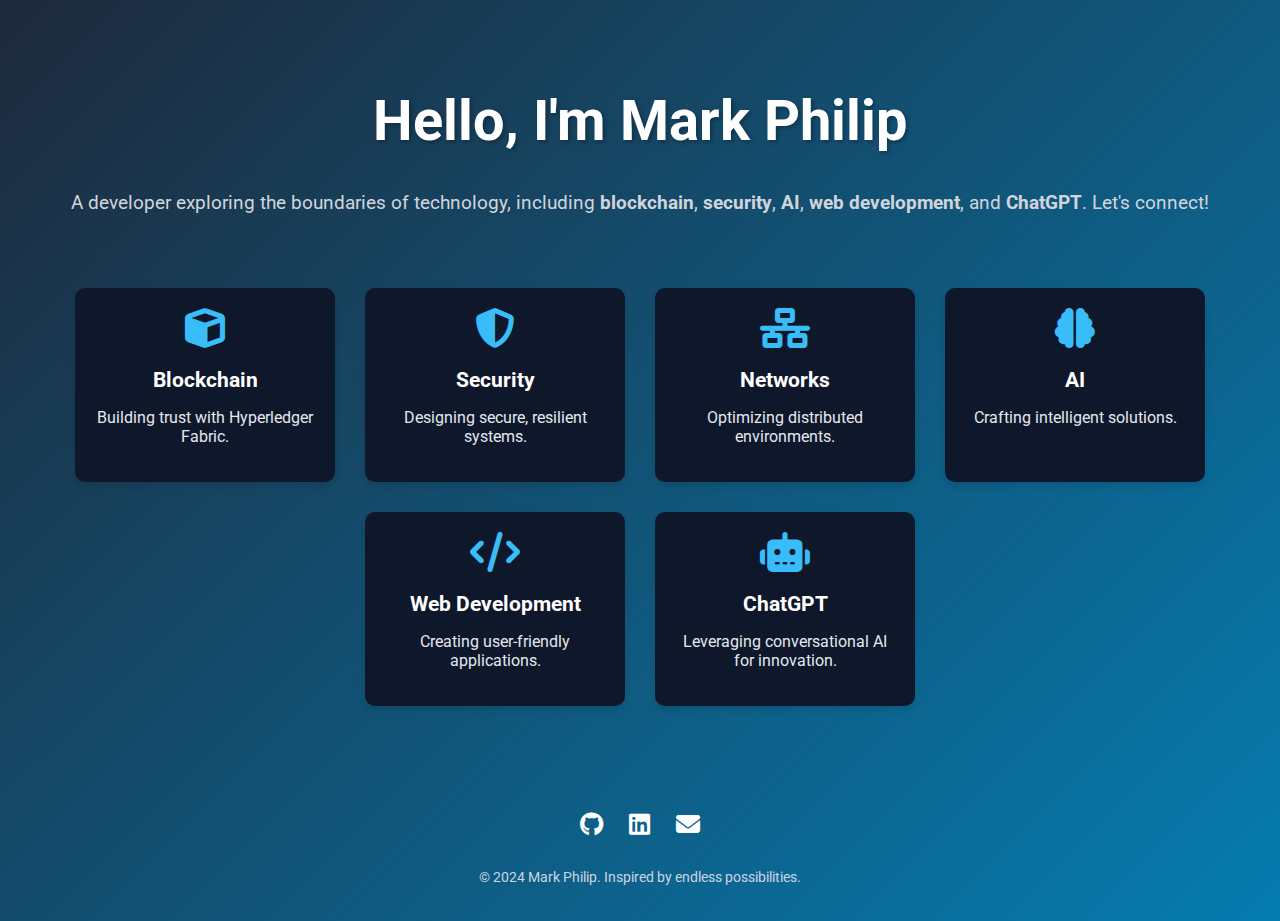
<file: index.html>
<!DOCTYPE html>
<html lang="en">
<head>
    <meta charset="UTF-8">
    <meta name="viewport" content="width=device-width, initial-scale=1.0">
    <title>Mark Philip | Software Developer</title>
    <link href="https://fonts.googleapis.com/css2?family=Roboto:wght@400;500;700&display=swap" rel="stylesheet">
    <link rel="stylesheet" href="https://cdnjs.cloudflare.com/ajax/libs/font-awesome/6.5.1/css/all.min.css">
    <style>
        body {
            margin: 0;
            font-family: 'Roboto', sans-serif;
            background: linear-gradient(135deg, #1e293b, #057cb0);
            color: #e2e8f0;
            display: flex;
            flex-direction: column;
            align-items: center;
            text-align: center;
            padding: 0 20px;
        }
        a{
            text-decoration: none;
        }
        header {
            margin-top: 50px;
        }
        header h1 {
            font-size: 3.5rem;
            color: #ffffff;
            text-shadow: 2px 2px 4px rgba(0, 0, 0, 0.3);
        }
        header p {
            font-size: 1.2rem;
            color: #d1d5db;
            margin-top: 10px;
        }
        .tech-section {
            display: flex;
            flex-wrap: wrap;
            justify-content: center;
            margin: 40px 0;
        }
        .tech-card {
            background: #0f172a;
            border-radius: 10px;
            padding: 20px;
            margin: 15px;
            width: 220px;
            text-align: center;
            box-shadow: 0 4px 6px rgba(0, 0, 0, 0.1);
            transition: transform 0.3s, box-shadow 0.3s;
        }
        .tech-card:hover {
            transform: translateY(-5px);
            box-shadow: 0 8px 15px rgba(0, 0, 0, 0.2);
        }
        .tech-card i {
            font-size: 2.5rem;
            color: #38bdf8;
            margin-bottom: 10px;
        }
        .tech-card h3 {
            font-size: 1.3rem;
            margin: 10px 0;
            color: #ffffff;
        }
        .contact-links {
            margin: 30px 0;
        }
        .contact-links a {
            margin: 0 10px;
            font-size: 1.5rem;
            color: #ffffff;
            transition: transform 0.3s, color 0.3s;
        }
        .contact-links a:hover {
            transform: scale(1.2);
            color: #cbd5e1;
        }
        footer {
            margin: 20px 0;
            color: #cbd5e1;
            font-size: 0.9rem;
        }
    </style>
</head>
<body>
    <header>
        <h1>Hello, I'm Mark Philip</h1>
        <p>
            A developer exploring the boundaries of technology, including <strong>blockchain</strong>, <strong>security</strong>, 
            <strong>AI</strong>, <strong>web development</strong>, and <strong>ChatGPT</strong>. Let's connect!
        </p>
    </header>

    <section class="tech-section">
        <div class="tech-card">
            <i class="fas fa-cube"></i>
            <h3>Blockchain</h3>
            <p>Building trust with Hyperledger Fabric.</p>
        </div>
        <div class="tech-card">
            <i class="fas fa-shield-alt"></i>
            <h3>Security</h3>
            <p>Designing secure, resilient systems.</p>
        </div>
        <div class="tech-card">
            <i class="fas fa-network-wired"></i>
            <h3>Networks</h3>
            <p>Optimizing distributed environments.</p>
        </div>
        <div class="tech-card">
            <i class="fas fa-brain"></i>
            <h3>AI</h3>
            <p>Crafting intelligent solutions.</p>
        </div>
        <div class="tech-card">
            <i class="fas fa-code"></i>
            <h3>Web Development</h3>
            <p>Creating user-friendly applications.</p>
        </div>
        <div class="tech-card">
            <i class="fas fa-robot"></i>
            <h3>ChatGPT</h3>
            <p>Leveraging conversational AI for innovation.</p>
        </div>
    </section>

    <footer>
        
        <div class="contact-links">
            <a href="https://github.com/dev-markphilip" target="_blank" title="GitHub">
                <i class="fab fa-github"></i>
            </a>
            <a href="https://www.linkedin.com/in/markphilipsy/" target="_blank" title="LinkedIn">
                <i class="fab fa-linkedin"></i>
            </a>
            <a href="mailto:dev.markphilip@gmail.com" title="Email">
                <i class="fas fa-envelope"></i>
            </a>
        </div>
        <p>&copy; 2024 Mark Philip. Inspired by endless possibilities.</p>
    </footer>
</body>
</html>
</file>
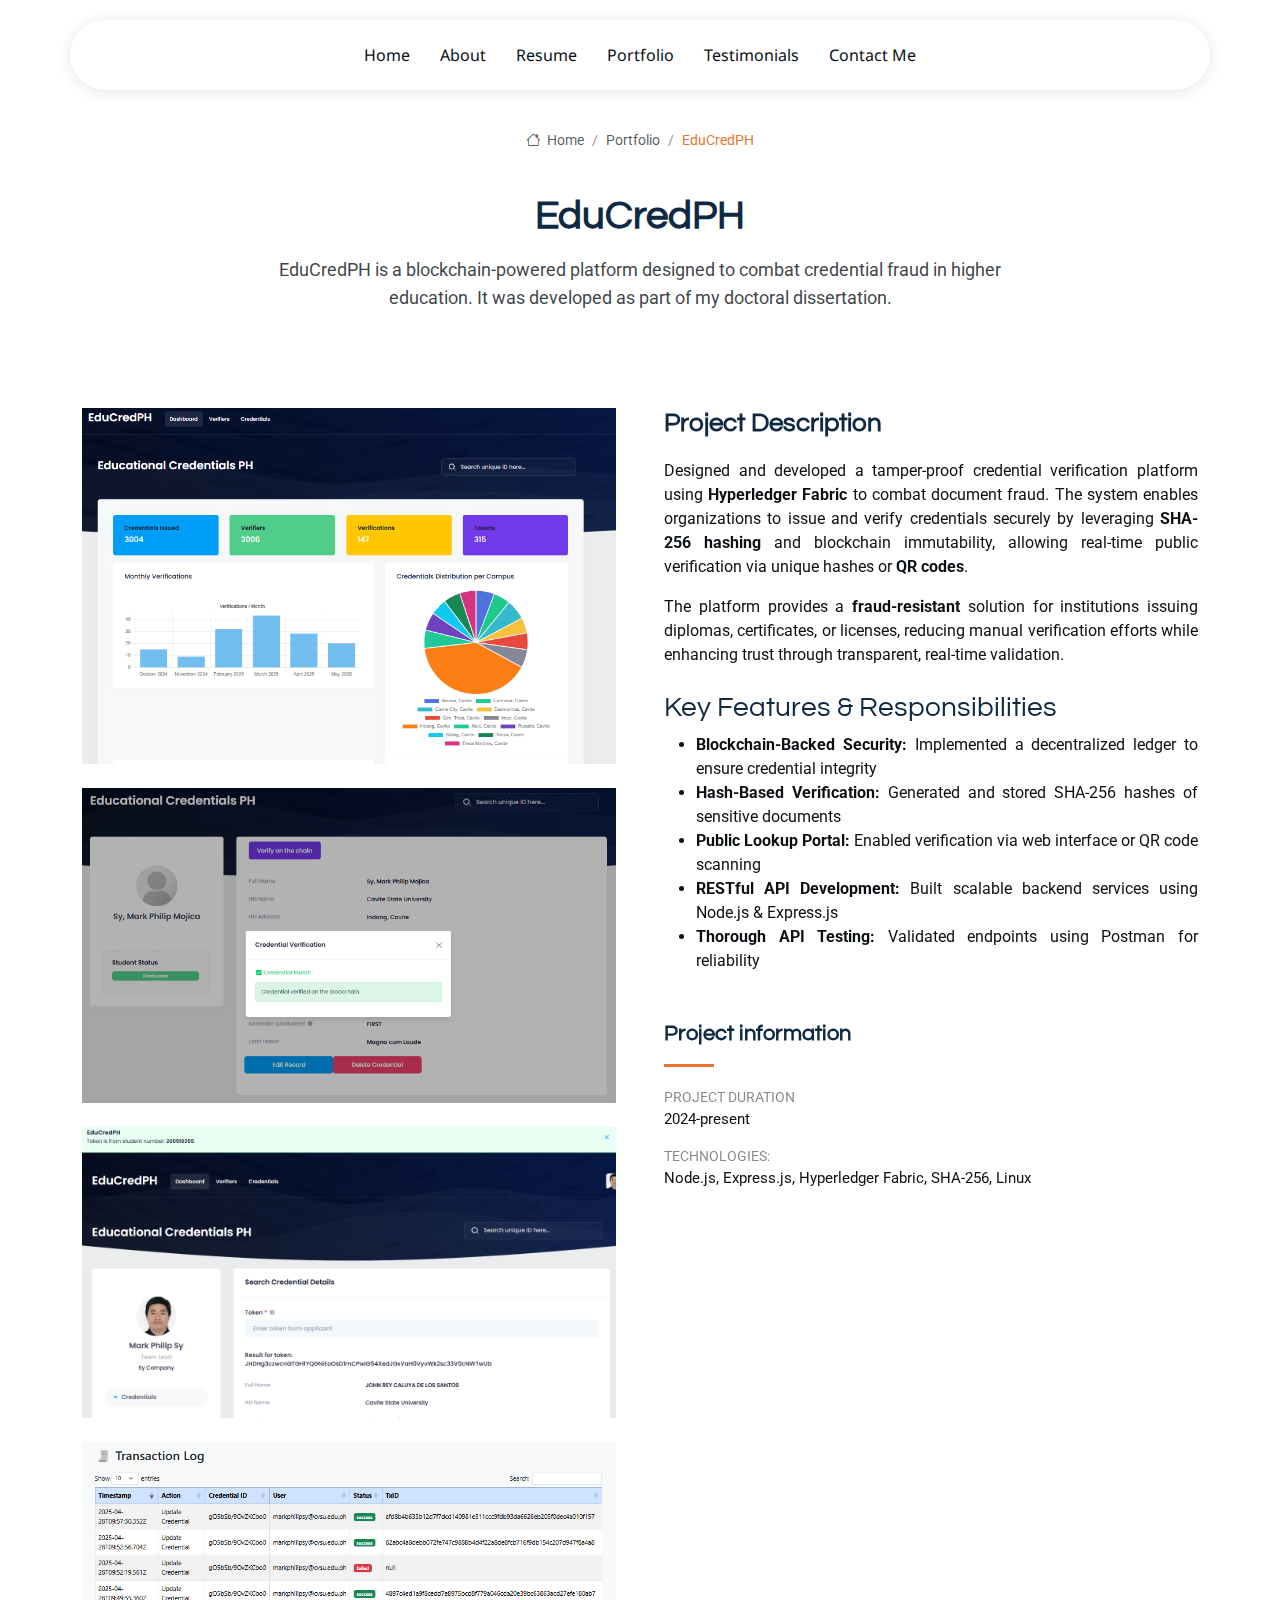
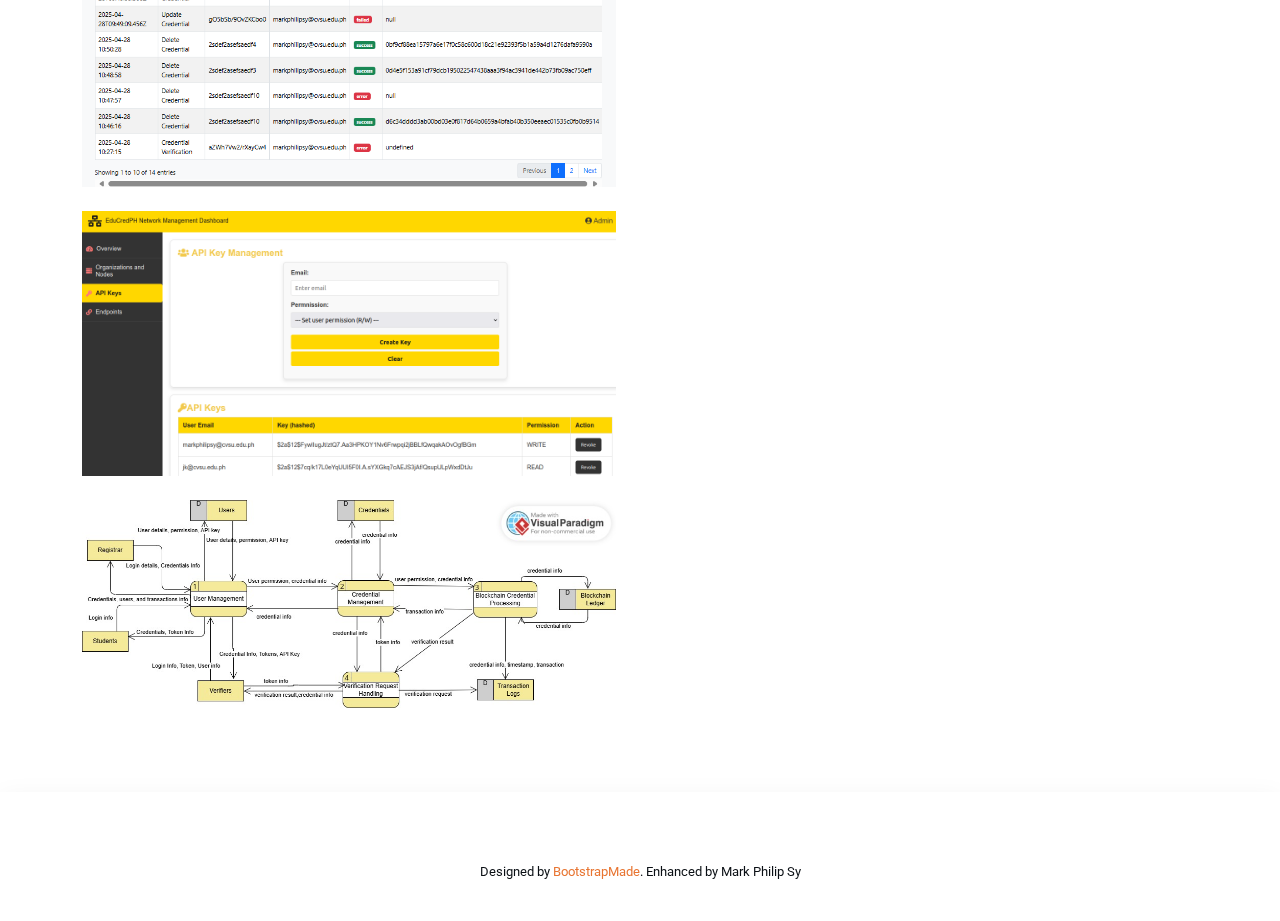
<file: educredph.html>
<!DOCTYPE html>
<html lang="en">

<head>
  <meta charset="utf-8">
  <meta content="width=device-width, initial-scale=1.0" name="viewport">
  <title>Portfolio Details - EasyFolio Bootstrap Template</title>
  <meta name="description" content="">
  <meta name="keywords" content="">

  <!-- Favicons -->
  <link href="assets/img/favicon.png" rel="icon">
  <link href="assets/img/apple-touch-icon.png" rel="apple-touch-icon">

  <!-- Fonts -->
  <link href="https://fonts.googleapis.com" rel="preconnect">
  <link href="https://fonts.gstatic.com" rel="preconnect" crossorigin>
  <link href="https://fonts.googleapis.com/css2?family=Roboto:ital,wght@0,100;0,300;0,400;0,500;0,700;0,900;1,100;1,300;1,400;1,500;1,700;1,900&family=Noto+Sans:ital,wght@0,100;0,200;0,300;0,400;0,500;0,600;0,700;0,800;0,900;1,100;1,200;1,300;1,400;1,500;1,600;1,700;1,800;1,900&family=Questrial:wght@400&display=swap" rel="stylesheet">

  <!-- Vendor CSS Files -->
  <link href="assets/vendor/bootstrap/css/bootstrap.min.css" rel="stylesheet">
  <link href="assets/vendor/bootstrap-icons/bootstrap-icons.css" rel="stylesheet">
  <link href="assets/vendor/aos/aos.css" rel="stylesheet">
  <link href="assets/vendor/glightbox/css/glightbox.min.css" rel="stylesheet">
  <link href="assets/vendor/swiper/swiper-bundle.min.css" rel="stylesheet">

  <!-- Main CSS File -->
  <link href="assets/css/main.css" rel="stylesheet">

  <!-- =======================================================
  * Template Name: EasyFolio
  * Template URL: https://bootstrapmade.com/easyfolio-bootstrap-portfolio-template/
  * Updated: Feb 21 2025 with Bootstrap v5.3.3
  * Author: BootstrapMade.com
  * License: https://bootstrapmade.com/license/
  ======================================================== -->
</head>

<body class="portfolio-details-page">

  <header id="header" class="header d-flex align-items-center sticky-top">
    <div class="header-container container-fluid container-xl position-relative d-flex align-items-center justify-content-between">

      <a href="index.html" class="logo d-flex align-items-center me-auto me-xl-0">
        <!-- Uncomment the line below if you also wish to use an image logo -->
        <!-- <img src="assets/img/logo.webp" alt=""> -->
        <!-- <h1 class="sitename">EasyFolio</h1> -->
      </a>

      <nav id="navmenu" class="navmenu">
        <ul>
          <li><a href="index.html">Home</a></li>
          <li><a href="index.html#about">About</a></li>
          <li><a href="index.html#resume">Resume</a></li>
          <li><a href="index.html#portfolio">Portfolio</a></li>
          <li><a href="index.html#testimonials">Testimonials</a></li>
          <li><a href="index.html#contactme">Contact Me</a></li>          
        </ul>
        <i class="mobile-nav-toggle d-xl-none bi bi-list"></i>
      </nav>

      <div class="header-social-links">
        <!-- <a href="#" class="twitter"><i class="bi bi-twitter-x"></i></a>
        <a href="#" class="facebook"><i class="bi bi-facebook"></i></a>
        <a href="#" class="instagram"><i class="bi bi-instagram"></i></a>
        <a href="#" class="linkedin"><i class="bi bi-linkedin"></i></a> -->
      </div>

    </div>
  </header>

  <main class="main">

    <!-- Page Title -->
    <div class="page-title">
      <div class="breadcrumbs">
        <nav aria-label="breadcrumb">
          <ol class="breadcrumb">
            <li class="breadcrumb-item"><a href="index.html"><i class="bi bi-house"></i> Home</a></li>
            <li class="breadcrumb-item"><a href="index.html#portfolio">Portfolio</a></li>
            <li class="breadcrumb-item active current">EduCredPH</li>
          </ol>
        </nav>
      </div>

      <div class="title-wrapper">
        <h1>EduCredPH</h1>
        <p>EduCredPH is a blockchain-powered platform designed to combat credential fraud in higher education. It was developed as part of my doctoral dissertation.</p>
      </div>
    </div><!-- End Page Title -->

    <!-- Portfolio Details Section -->
    <section id="portfolio-details" class="portfolio-details section">

      <div class="container" data-aos="fade-up">

        <div class="row gy-4 g-lg-5">
          <div class="col-lg-6">
            <img src="assets/img/portfolio/educredph-3.png" class="img-fluid mb-4" alt="">
            <img src="assets/img/portfolio/educredph-1.png" class="img-fluid mb-4" alt="">
            <img src="assets/img/portfolio/educredph-2.png" class="img-fluid mb-4" alt="">
            <img src="assets/img/portfolio/educredph-4.png" class="img-fluid mb-4" alt="">
            <img src="assets/img/portfolio/apikey management.png" class="img-fluid mb-4" alt="">
            <img src="assets/img/portfolio/dfd.jpg" class="img-fluid mb-4" alt="">
          </div>

          <div class="col-lg-6">
            <div class="position-sticky" style="top: 40px">
              <div class="portfolio-description">
                <h2>Project Description</h2>
                <p style="text-align: justify;">
                  Designed and developed a tamper-proof credential verification platform using <strong>Hyperledger Fabric</strong> to combat document fraud. The system enables organizations to issue and verify credentials securely by leveraging <strong>SHA-256 hashing</strong> and blockchain immutability, allowing real-time public verification via unique hashes or <strong>QR codes</strong>.
                </p>
                <p style="text-align: justify;">
                  The platform provides a <strong>fraud-resistant</strong> solution for institutions issuing diplomas, certificates, or licenses, reducing manual verification efforts while enhancing trust through transparent, real-time validation.
                </p>

                <h3 class="mt-4">Key Features & Responsibilities</h3>
                <ul style="text-align: justify;">
                  <li><strong>Blockchain-Backed Security:</strong> Implemented a decentralized ledger to ensure credential integrity</li>
                  <li><strong>Hash-Based Verification:</strong> Generated and stored SHA-256 hashes of sensitive documents</li>
                  <li><strong>Public Lookup Portal:</strong> Enabled verification via web interface or QR code scanning</li>
                  <li><strong>RESTful API Development:</strong> Built scalable backend services using Node.js & Express.js</li>
                  <li><strong>Thorough API Testing:</strong> Validated endpoints using Postman for reliability</li>
                </ul>
              </div>

              <div class="portfolio-info mt-5">
                <h3>Project information</h3>
                <ul>
                  <li><strong>Project Duration</strong> 2024-present</li>
                  <li><strong>Technologies:</strong> Node.js, Express.js, Hyperledger Fabric, SHA-256, Linux</li>
                  <!-- <li><a href="#" class="btn-visit align-self-start">Visit Website</a></li> -->
                </ul>
              </div>
            </div>
          </div>
        </div>

      </div>

    </section><!-- /Portfolio Details Section -->

  </main>

<footer id="footer" class="footer">

    <div class="container">
      <div class="copyright text-center ">
        <!-- <p>© <span>Copyright</span> <strong class="px-1 sitename">EasyFolio</strong> <span>All Rights Reserved</span></p> -->
      </div>
      <div class="social-links d-flex justify-content-center">
        <!-- <a href=""><i class="bi bi-twitter-x"></i></a>
        <a href=""><i class="bi bi-facebook"></i></a>
        <a href=""><i class="bi bi-instagram"></i></a>
        <a href=""><i class="bi bi-linkedin"></i></a> -->
      </div>
      <div class="credits">
        <!-- All the links in the footer should remain intact. -->
        <!-- You can delete the links only if you've purchased the pro version. -->
        <!-- Licensing information: https://bootstrapmade.com/license/ -->
        <!-- Purchase the pro version with working PHP/AJAX contact form: [buy-url] -->
        Designed by <a href="https://bootstrapmade.com/">BootstrapMade</a>. Enhanced by Mark Philip Sy
      </div>
    </div>

  </footer>

  <!-- Scroll Top -->
  <a href="#" id="scroll-top" class="scroll-top d-flex align-items-center justify-content-center"><i class="bi bi-arrow-up-short"></i></a>

  <!-- Vendor JS Files -->
  <script src="assets/vendor/bootstrap/js/bootstrap.bundle.min.js"></script>
  <script src="assets/vendor/php-email-form/validate.js"></script>
  <script src="assets/vendor/aos/aos.js"></script>
  <script src="assets/vendor/waypoints/noframework.waypoints.js"></script>
  <script src="assets/vendor/glightbox/js/glightbox.min.js"></script>
  <script src="assets/vendor/imagesloaded/imagesloaded.pkgd.min.js"></script>
  <script src="assets/vendor/isotope-layout/isotope.pkgd.min.js"></script>
  <script src="assets/vendor/swiper/swiper-bundle.min.js"></script>

  <!-- Main JS File -->
  <script src="assets/js/main.js"></script>
 
</body>

</html>
</file>
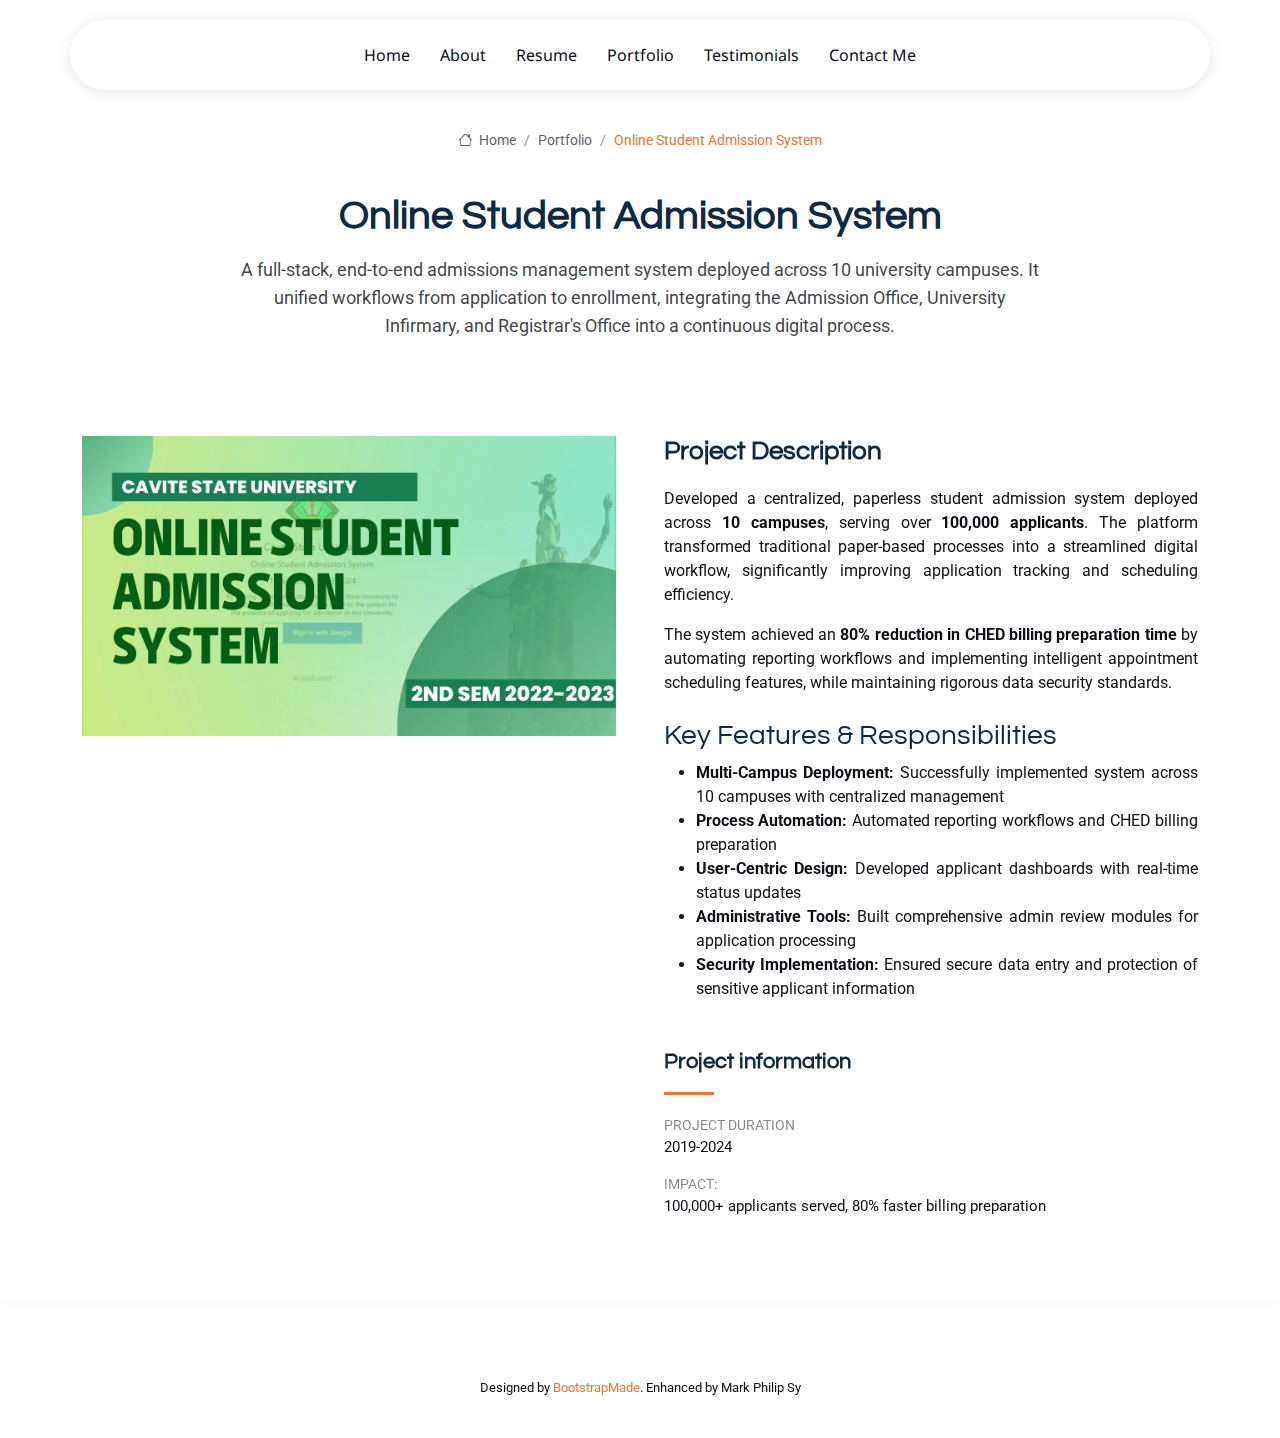
<file: osas.html>
<!DOCTYPE html>
<html lang="en">

<head>
  <meta charset="utf-8">
  <meta content="width=device-width, initial-scale=1.0" name="viewport">
  <title>Portfolio Details - EasyFolio Bootstrap Template</title>
  <meta name="description" content="">
  <meta name="keywords" content="">

  <!-- Favicons -->
  <link href="assets/img/favicon.png" rel="icon">
  <link href="assets/img/apple-touch-icon.png" rel="apple-touch-icon">

  <!-- Fonts -->
  <link href="https://fonts.googleapis.com" rel="preconnect">
  <link href="https://fonts.gstatic.com" rel="preconnect" crossorigin>
  <link href="https://fonts.googleapis.com/css2?family=Roboto:ital,wght@0,100;0,300;0,400;0,500;0,700;0,900;1,100;1,300;1,400;1,500;1,700;1,900&family=Noto+Sans:ital,wght@0,100;0,200;0,300;0,400;0,500;0,600;0,700;0,800;0,900;1,100;1,200;1,300;1,400;1,500;1,600;1,700;1,800;1,900&family=Questrial:wght@400&display=swap" rel="stylesheet">

  <!-- Vendor CSS Files -->
  <link href="assets/vendor/bootstrap/css/bootstrap.min.css" rel="stylesheet">
  <link href="assets/vendor/bootstrap-icons/bootstrap-icons.css" rel="stylesheet">
  <link href="assets/vendor/aos/aos.css" rel="stylesheet">
  <link href="assets/vendor/glightbox/css/glightbox.min.css" rel="stylesheet">
  <link href="assets/vendor/swiper/swiper-bundle.min.css" rel="stylesheet">

  <!-- Main CSS File -->
  <link href="assets/css/main.css" rel="stylesheet">

  <!-- =======================================================
  * Template Name: EasyFolio
  * Template URL: https://bootstrapmade.com/easyfolio-bootstrap-portfolio-template/
  * Updated: Feb 21 2025 with Bootstrap v5.3.3
  * Author: BootstrapMade.com
  * License: https://bootstrapmade.com/license/
  ======================================================== -->
</head>

<body class="portfolio-details-page">

  <header id="header" class="header d-flex align-items-center sticky-top">
    <div class="header-container container-fluid container-xl position-relative d-flex align-items-center justify-content-between">

      <a href="index.html" class="logo d-flex align-items-center me-auto me-xl-0">
        <!-- Uncomment the line below if you also wish to use an image logo -->
        <!-- <img src="assets/img/logo.webp" alt=""> -->
        <!-- <h1 class="sitename">EasyFolio</h1> -->
      </a>

      <nav id="navmenu" class="navmenu">
        <ul>
          <li><a href="index.html">Home</a></li>
          <li><a href="index.html#about">About</a></li>
          <li><a href="index.html#resume">Resume</a></li>
          <li><a href="index.html#portfolio">Portfolio</a></li>
          <li><a href="index.html#testimonials">Testimonials</a></li>
          <li><a href="index.html#contactme">Contact Me</a></li>          
        </ul>
        <i class="mobile-nav-toggle d-xl-none bi bi-list"></i>
      </nav>

      <div class="header-social-links">
        <!-- <a href="#" class="twitter"><i class="bi bi-twitter-x"></i></a>
        <a href="#" class="facebook"><i class="bi bi-facebook"></i></a>
        <a href="#" class="instagram"><i class="bi bi-instagram"></i></a>
        <a href="#" class="linkedin"><i class="bi bi-linkedin"></i></a> -->
      </div>

    </div>
  </header>

  <main class="main">

    <!-- Page Title -->
    <div class="page-title">
      <div class="breadcrumbs">
        <nav aria-label="breadcrumb">
          <ol class="breadcrumb">
            <li class="breadcrumb-item"><a href="index.html"><i class="bi bi-house"></i> Home</a></li>
            <li class="breadcrumb-item"><a href="index.html#portfolio">Portfolio</a></li>
            <li class="breadcrumb-item active current">Online Student Admission System</li>
          </ol>
        </nav>
      </div>

      <div class="title-wrapper">
        <h1>Online Student Admission System</h1>
        <p>A full-stack, end-to-end admissions management system deployed across 10 university campuses. It unified workflows from application to enrollment, integrating the Admission Office, University Infirmary, and Registrar's Office into a continuous digital process.</p>
      </div>
    </div><!-- End Page Title -->

    <!-- Portfolio Details Section -->
    <section id="portfolio-details" class="portfolio-details section">

      <div class="container" data-aos="fade-up">

        <div class="row gy-4 g-lg-5">
          <div class="col-lg-6">
            <img src="assets/img/portfolio/osas2.webp" class="img-fluid mb-4" alt="">
            <div class="ratio ratio-16x9 mb-4">
                <iframe src="https://www.youtube.com/embed/7mblJnYH5zA"
                        title="Online Student Admission System" 
                        allowfullscreen></iframe>
            </div>
          </div>

            <div class="col-lg-6">
                <div class="position-sticky" style="top: 40px">
                    <div class="portfolio-description">
                    <h2>Project Description</h2>
                    <p style="text-align: justify;">
                        Developed a centralized, paperless student admission system deployed across <strong>10 campuses</strong>, serving over <strong>100,000 applicants</strong>. The platform transformed traditional paper-based processes into a streamlined digital workflow, significantly improving application tracking and scheduling efficiency.
                    </p>
                    <p style="text-align: justify;">
                        The system achieved an <strong>80% reduction in CHED billing preparation time</strong> by automating reporting workflows and implementing intelligent appointment scheduling features, while maintaining rigorous data security standards.
                    </p>

                    <h3 class="mt-4">Key Features & Responsibilities</h3>
                    <ul style="text-align: justify;">
                        <li><strong>Multi-Campus Deployment:</strong> Successfully implemented system across 10 campuses with centralized management</li>
                        <li><strong>Process Automation:</strong> Automated reporting workflows and CHED billing preparation</li>
                        <li><strong>User-Centric Design:</strong> Developed applicant dashboards with real-time status updates</li>
                        <li><strong>Administrative Tools:</strong> Built comprehensive admin review modules for application processing</li>
                        <li><strong>Security Implementation:</strong> Ensured secure data entry and protection of sensitive applicant information</li>
                    </ul>
                    </div>

                    <div class="portfolio-info mt-5">
                    <h3>Project information</h3>
                    <ul>
                        <li><strong>Project Duration</strong> 2019-2024</li>
                        <li><strong>Impact:</strong> 100,000+ applicants served, 80% faster billing preparation</li>
                        <!-- <li><a href="#" class="btn-visit align-self-start">Visit Website</a></li> -->
                    </ul>
                    </div>
                </div>
            </div>


        </div>

      </div>

    </section><!-- /Portfolio Details Section -->

  </main>

<footer id="footer" class="footer">

    <div class="container">
      <div class="copyright text-center ">
        <!-- <p>© <span>Copyright</span> <strong class="px-1 sitename">EasyFolio</strong> <span>All Rights Reserved</span></p> -->
      </div>
      <div class="social-links d-flex justify-content-center">
        <!-- <a href=""><i class="bi bi-twitter-x"></i></a>
        <a href=""><i class="bi bi-facebook"></i></a>
        <a href=""><i class="bi bi-instagram"></i></a>
        <a href=""><i class="bi bi-linkedin"></i></a> -->
      </div>
      <div class="credits">
        <!-- All the links in the footer should remain intact. -->
        <!-- You can delete the links only if you've purchased the pro version. -->
        <!-- Licensing information: https://bootstrapmade.com/license/ -->
        <!-- Purchase the pro version with working PHP/AJAX contact form: [buy-url] -->
        Designed by <a href="https://bootstrapmade.com/">BootstrapMade</a>. Enhanced by Mark Philip Sy
      </div>
    </div>

  </footer>

  <!-- Scroll Top -->
  <a href="#" id="scroll-top" class="scroll-top d-flex align-items-center justify-content-center"><i class="bi bi-arrow-up-short"></i></a>

  <!-- Vendor JS Files -->
  <script src="assets/vendor/bootstrap/js/bootstrap.bundle.min.js"></script>
  <script src="assets/vendor/php-email-form/validate.js"></script>
  <script src="assets/vendor/aos/aos.js"></script>
  <script src="assets/vendor/waypoints/noframework.waypoints.js"></script>
  <script src="assets/vendor/glightbox/js/glightbox.min.js"></script>
  <script src="assets/vendor/imagesloaded/imagesloaded.pkgd.min.js"></script>
  <script src="assets/vendor/isotope-layout/isotope.pkgd.min.js"></script>
  <script src="assets/vendor/swiper/swiper-bundle.min.js"></script>

  <!-- Main JS File -->
  <script src="assets/js/main.js"></script>

</body>

</html>
</file>
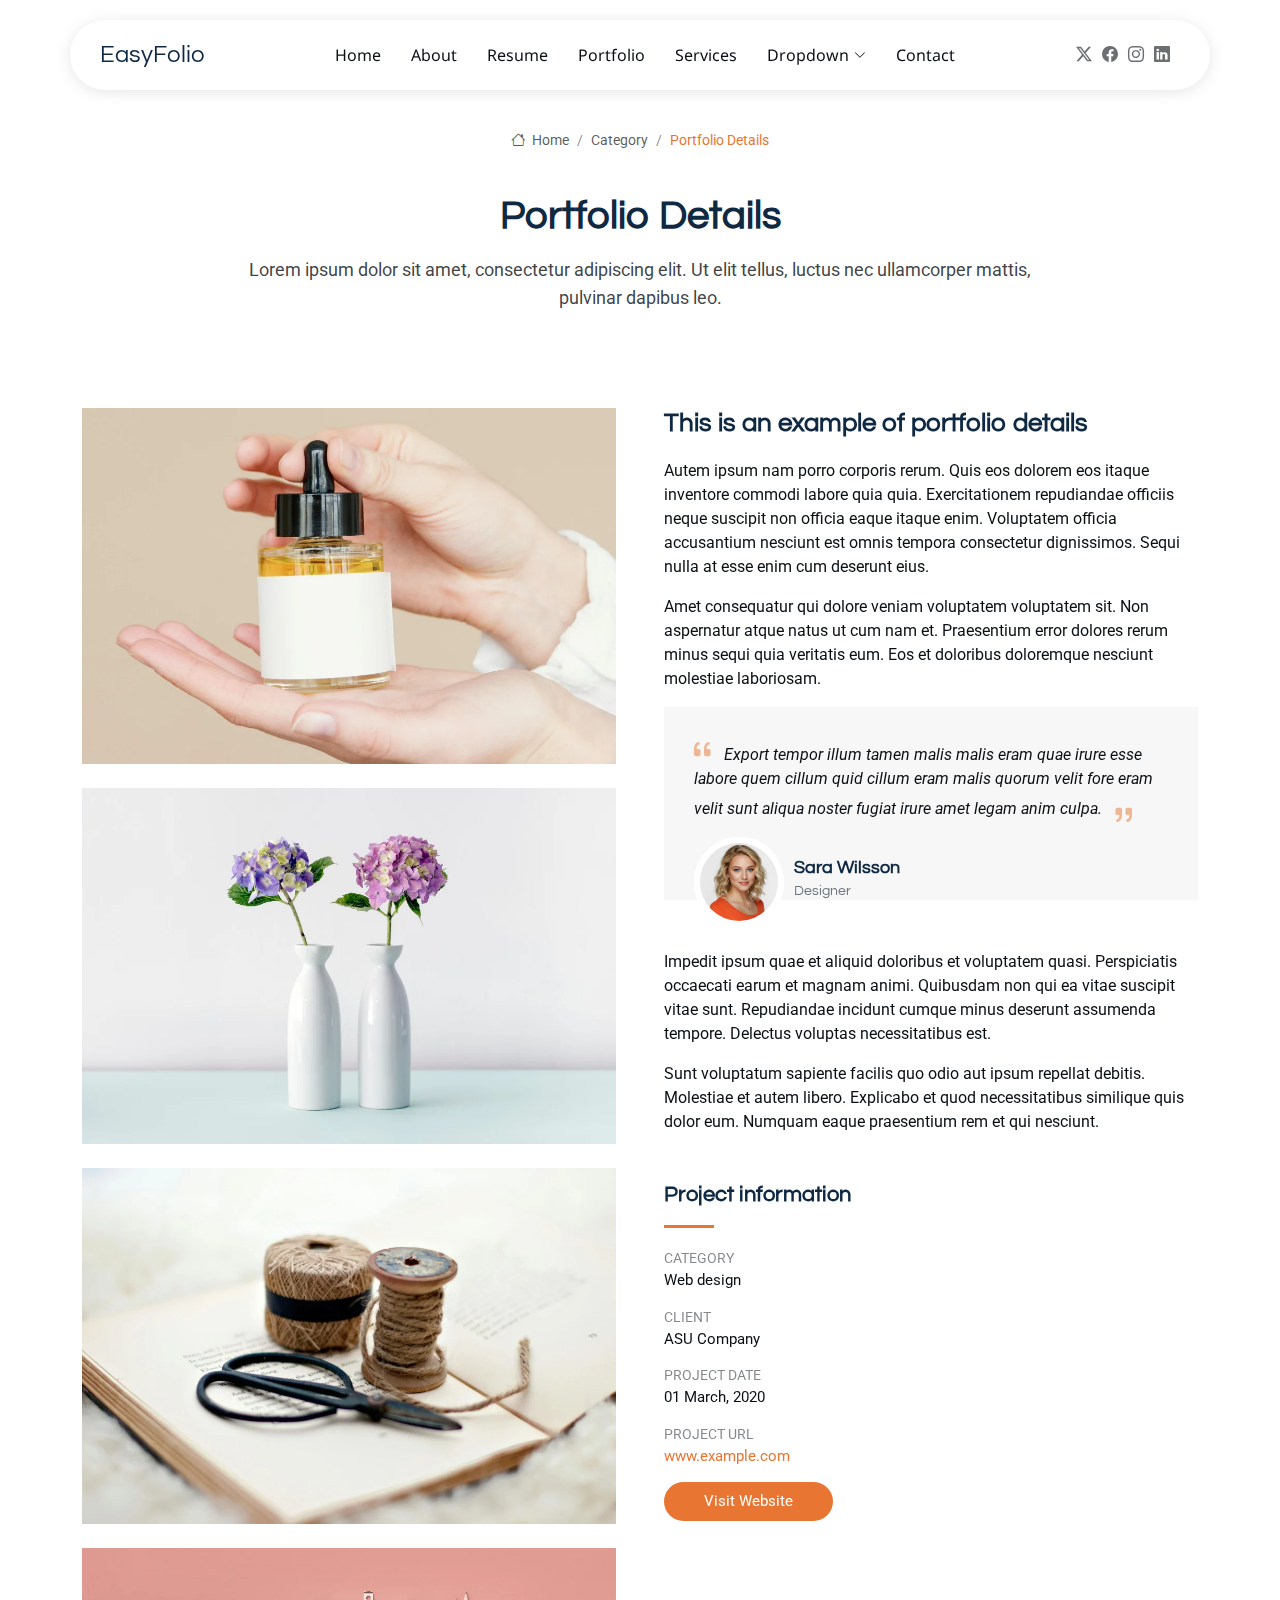
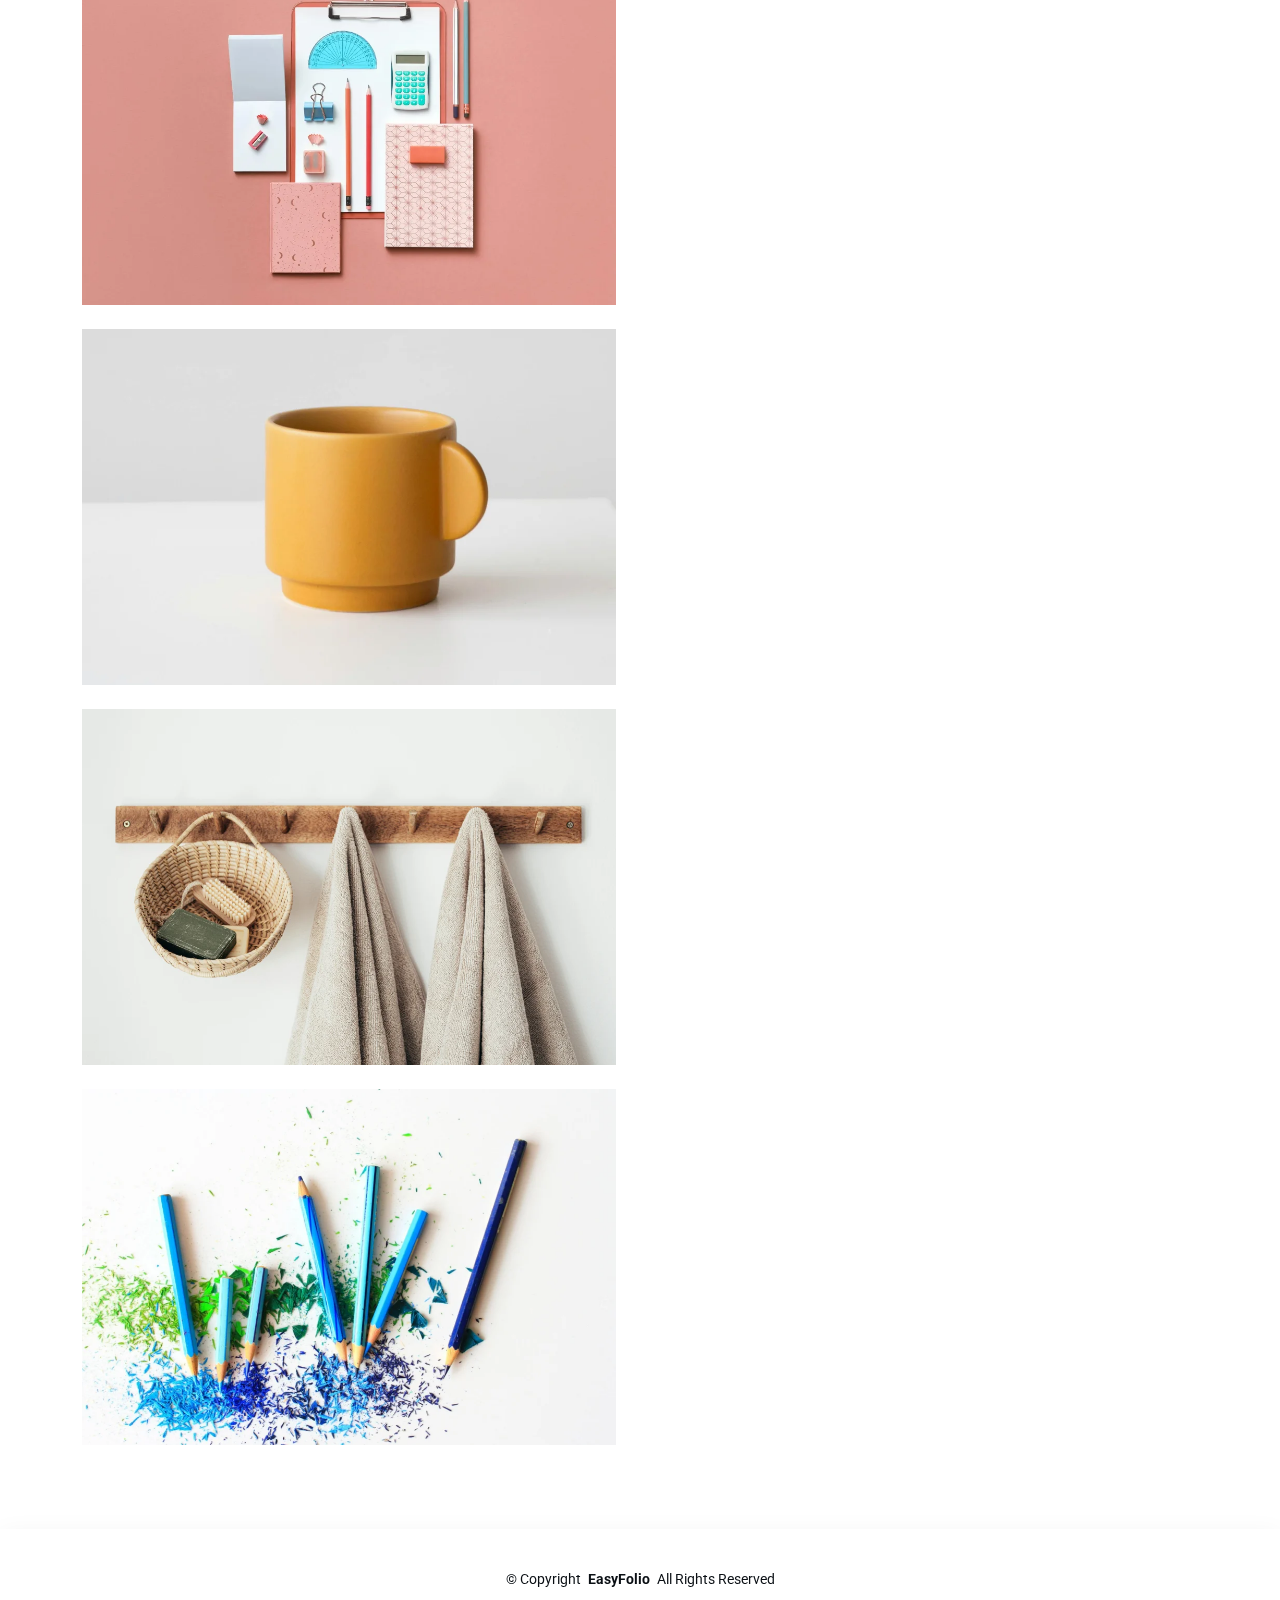
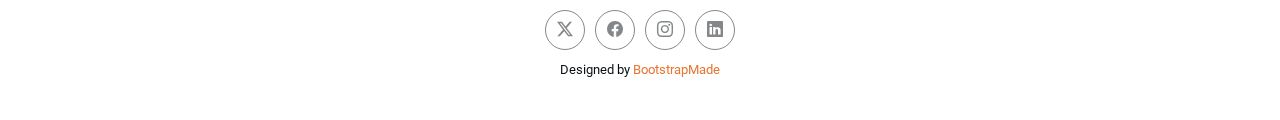
<file: portfolio-details.html>
<!DOCTYPE html>
<html lang="en">

<head>
  <meta charset="utf-8">
  <meta content="width=device-width, initial-scale=1.0" name="viewport">
  <title>Portfolio Details - EasyFolio Bootstrap Template</title>
  <meta name="description" content="">
  <meta name="keywords" content="">

  <!-- Favicons -->
  <link href="assets/img/favicon.png" rel="icon">
  <link href="assets/img/apple-touch-icon.png" rel="apple-touch-icon">

  <!-- Fonts -->
  <link href="https://fonts.googleapis.com" rel="preconnect">
  <link href="https://fonts.gstatic.com" rel="preconnect" crossorigin>
  <link href="https://fonts.googleapis.com/css2?family=Roboto:ital,wght@0,100;0,300;0,400;0,500;0,700;0,900;1,100;1,300;1,400;1,500;1,700;1,900&family=Noto+Sans:ital,wght@0,100;0,200;0,300;0,400;0,500;0,600;0,700;0,800;0,900;1,100;1,200;1,300;1,400;1,500;1,600;1,700;1,800;1,900&family=Questrial:wght@400&display=swap" rel="stylesheet">

  <!-- Vendor CSS Files -->
  <link href="assets/vendor/bootstrap/css/bootstrap.min.css" rel="stylesheet">
  <link href="assets/vendor/bootstrap-icons/bootstrap-icons.css" rel="stylesheet">
  <link href="assets/vendor/aos/aos.css" rel="stylesheet">
  <link href="assets/vendor/glightbox/css/glightbox.min.css" rel="stylesheet">
  <link href="assets/vendor/swiper/swiper-bundle.min.css" rel="stylesheet">

  <!-- Main CSS File -->
  <link href="assets/css/main.css" rel="stylesheet">

  <!-- =======================================================
  * Template Name: EasyFolio
  * Template URL: https://bootstrapmade.com/easyfolio-bootstrap-portfolio-template/
  * Updated: Feb 21 2025 with Bootstrap v5.3.3
  * Author: BootstrapMade.com
  * License: https://bootstrapmade.com/license/
  ======================================================== -->
</head>

<body class="portfolio-details-page">

  <header id="header" class="header d-flex align-items-center sticky-top">
    <div class="header-container container-fluid container-xl position-relative d-flex align-items-center justify-content-between">

      <a href="index.html" class="logo d-flex align-items-center me-auto me-xl-0">
        <!-- Uncomment the line below if you also wish to use an image logo -->
        <!-- <img src="assets/img/logo.webp" alt=""> -->
        <h1 class="sitename">EasyFolio</h1>
      </a>

      <nav id="navmenu" class="navmenu">
        <ul>
          <li><a href="#hero">Home</a></li>
          <li><a href="#about">About</a></li>
          <li><a href="#resume">Resume</a></li>
          <li><a href="#portfolio">Portfolio</a></li>
          <li><a href="#services">Services</a></li>
          <li class="dropdown"><a href="#"><span>Dropdown</span> <i class="bi bi-chevron-down toggle-dropdown"></i></a>
            <ul>
              <li><a href="#">Dropdown 1</a></li>
              <li class="dropdown"><a href="#"><span>Deep Dropdown</span> <i class="bi bi-chevron-down toggle-dropdown"></i></a>
                <ul>
                  <li><a href="#">Deep Dropdown 1</a></li>
                  <li><a href="#">Deep Dropdown 2</a></li>
                  <li><a href="#">Deep Dropdown 3</a></li>
                  <li><a href="#">Deep Dropdown 4</a></li>
                  <li><a href="#">Deep Dropdown 5</a></li>
                </ul>
              </li>
              <li><a href="#">Dropdown 2</a></li>
              <li><a href="#">Dropdown 3</a></li>
              <li><a href="#">Dropdown 4</a></li>
            </ul>
          </li>
          <li><a href="#contact">Contact</a></li>
        </ul>
        <i class="mobile-nav-toggle d-xl-none bi bi-list"></i>
      </nav>

      <div class="header-social-links">
        <a href="#" class="twitter"><i class="bi bi-twitter-x"></i></a>
        <a href="#" class="facebook"><i class="bi bi-facebook"></i></a>
        <a href="#" class="instagram"><i class="bi bi-instagram"></i></a>
        <a href="#" class="linkedin"><i class="bi bi-linkedin"></i></a>
      </div>

    </div>
  </header>

  <main class="main">

    <!-- Page Title -->
    <div class="page-title">
      <div class="breadcrumbs">
        <nav aria-label="breadcrumb">
          <ol class="breadcrumb">
            <li class="breadcrumb-item"><a href="#"><i class="bi bi-house"></i> Home</a></li>
            <li class="breadcrumb-item"><a href="#">Category</a></li>
            <li class="breadcrumb-item active current">Portfolio Details</li>
          </ol>
        </nav>
      </div>

      <div class="title-wrapper">
        <h1>Portfolio Details</h1>
        <p>Lorem ipsum dolor sit amet, consectetur adipiscing elit. Ut elit tellus, luctus nec ullamcorper mattis, pulvinar dapibus leo.</p>
      </div>
    </div><!-- End Page Title -->

    <!-- Portfolio Details Section -->
    <section id="portfolio-details" class="portfolio-details section">

      <div class="container" data-aos="fade-up">

        <div class="row gy-4 g-lg-5">
          <div class="col-lg-6">
            <img src="assets/img/portfolio/portfolio-1.webp" class="img-fluid mb-4" alt="">
            <img src="assets/img/portfolio/portfolio-10.webp" class="img-fluid mb-4" alt="">
            <img src="assets/img/portfolio/portfolio-7.webp" class="img-fluid mb-4" alt="">
            <img src="assets/img/portfolio/portfolio-4.webp" class="img-fluid mb-4" alt="">
            <img src="assets/img/portfolio/portfolio-5.webp" class="img-fluid mb-4" alt="">
            <img src="assets/img/portfolio/portfolio-11.webp" class="img-fluid mb-4" alt="">
            <img src="assets/img/portfolio/portfolio-8.webp" class="img-fluid mb-4" alt="">
          </div>

          <div class="col-lg-6">

            <div class="position-sticky" style="top: 40px">
              <div class="portfolio-description">
                <h2>This is an example of portfolio details</h2>
                <p>
                  Autem ipsum nam porro corporis rerum. Quis eos dolorem eos itaque inventore commodi labore quia quia. Exercitationem repudiandae officiis neque suscipit non officia eaque itaque enim. Voluptatem officia accusantium nesciunt est omnis tempora consectetur dignissimos. Sequi nulla at esse enim cum deserunt eius.
                </p>
                <p>
                  Amet consequatur qui dolore veniam voluptatem voluptatem sit. Non aspernatur atque natus ut cum nam et. Praesentium error dolores rerum minus sequi quia veritatis eum. Eos et doloribus doloremque nesciunt molestiae laboriosam.
                </p>

                <div class="testimonial-item">
                  <p>
                    <i class="bi bi-quote quote-icon-left"></i>
                    <span>Export tempor illum tamen malis malis eram quae irure esse labore quem cillum quid cillum eram malis quorum velit fore eram velit sunt aliqua noster fugiat irure amet legam anim culpa.</span>
                    <i class="bi bi-quote quote-icon-right"></i>
                  </p>
                  <div>
                    <img src="assets/img/person/person-f-5.webp" class="testimonial-img" alt="">
                    <h3>Sara Wilsson</h3>
                    <h4>Designer</h4>
                  </div>
                </div>

                <p>
                  Impedit ipsum quae et aliquid doloribus et voluptatem quasi. Perspiciatis occaecati earum et magnam animi. Quibusdam non qui ea vitae suscipit vitae sunt. Repudiandae incidunt cumque minus deserunt assumenda tempore. Delectus voluptas necessitatibus est.
                </p>

                <p>
                  Sunt voluptatum sapiente facilis quo odio aut ipsum repellat debitis. Molestiae et autem libero. Explicabo et quod necessitatibus similique quis dolor eum. Numquam eaque praesentium rem et qui nesciunt.
                </p>

              </div>

              <div class="portfolio-info mt-5">
                <h3>Project information</h3>
                <ul>
                  <li><strong>Category</strong> Web design</li>
                  <li><strong>Client</strong> ASU Company</li>
                  <li><strong>Project date</strong> 01 March, 2020</li>
                  <li><strong>Project URL</strong> <a href="#">www.example.com</a></li>
                  <li><a href="#" class="btn-visit align-self-start">Visit Website</a></li>
                </ul>
              </div>
            </div>

          </div>
        </div>

      </div>

    </section><!-- /Portfolio Details Section -->

  </main>

  <footer id="footer" class="footer">

    <div class="container">
      <div class="copyright text-center ">
        <p>© <span>Copyright</span> <strong class="px-1 sitename">EasyFolio</strong> <span>All Rights Reserved</span></p>
      </div>
      <div class="social-links d-flex justify-content-center">
        <a href=""><i class="bi bi-twitter-x"></i></a>
        <a href=""><i class="bi bi-facebook"></i></a>
        <a href=""><i class="bi bi-instagram"></i></a>
        <a href=""><i class="bi bi-linkedin"></i></a>
      </div>
      <div class="credits">
        <!-- All the links in the footer should remain intact. -->
        <!-- You can delete the links only if you've purchased the pro version. -->
        <!-- Licensing information: https://bootstrapmade.com/license/ -->
        <!-- Purchase the pro version with working PHP/AJAX contact form: [buy-url] -->
        Designed by <a href="https://bootstrapmade.com/">BootstrapMade</a>
      </div>
    </div>

  </footer>

  <!-- Scroll Top -->
  <a href="#" id="scroll-top" class="scroll-top d-flex align-items-center justify-content-center"><i class="bi bi-arrow-up-short"></i></a>

  <!-- Vendor JS Files -->
  <script src="assets/vendor/bootstrap/js/bootstrap.bundle.min.js"></script>
  <script src="assets/vendor/php-email-form/validate.js"></script>
  <script src="assets/vendor/aos/aos.js"></script>
  <script src="assets/vendor/waypoints/noframework.waypoints.js"></script>
  <script src="assets/vendor/glightbox/js/glightbox.min.js"></script>
  <script src="assets/vendor/imagesloaded/imagesloaded.pkgd.min.js"></script>
  <script src="assets/vendor/isotope-layout/isotope.pkgd.min.js"></script>
  <script src="assets/vendor/swiper/swiper-bundle.min.js"></script>

  <!-- Main JS File -->
  <script src="assets/js/main.js"></script>

</body>

</html>
</file>
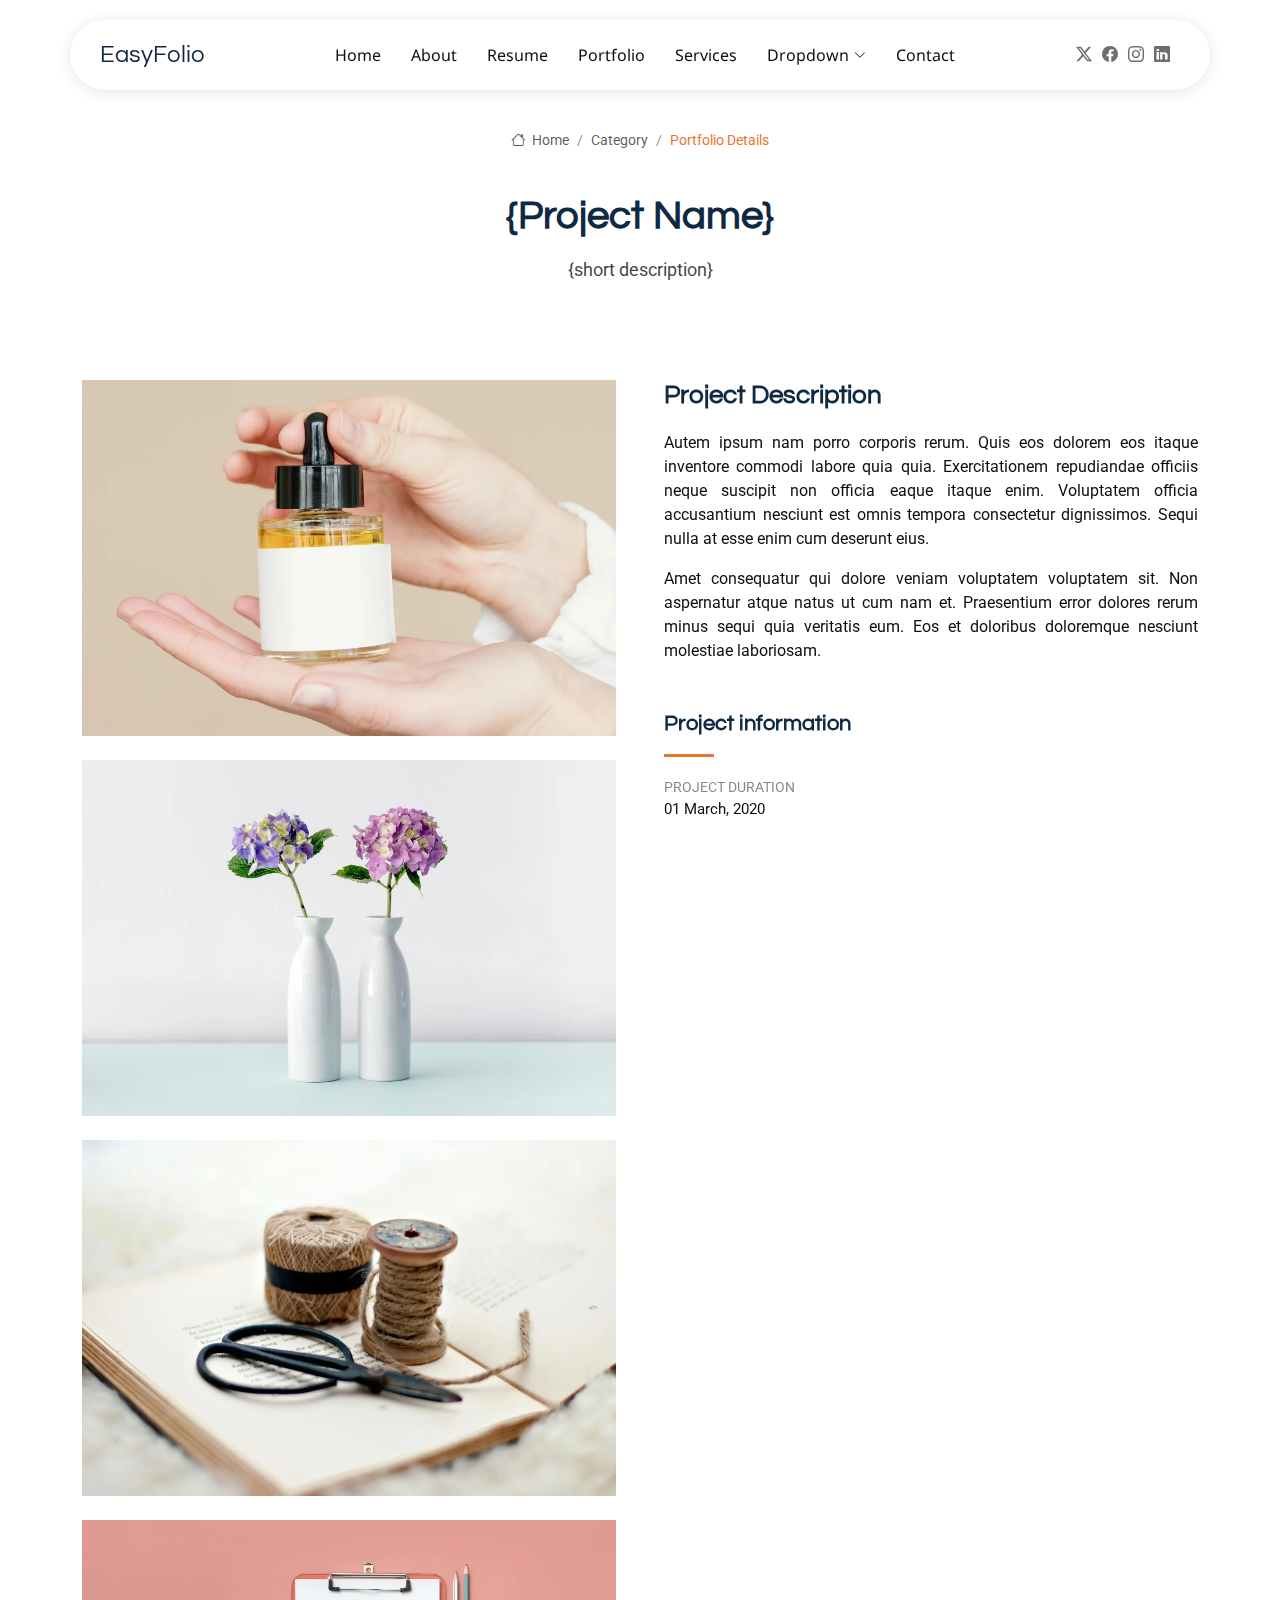
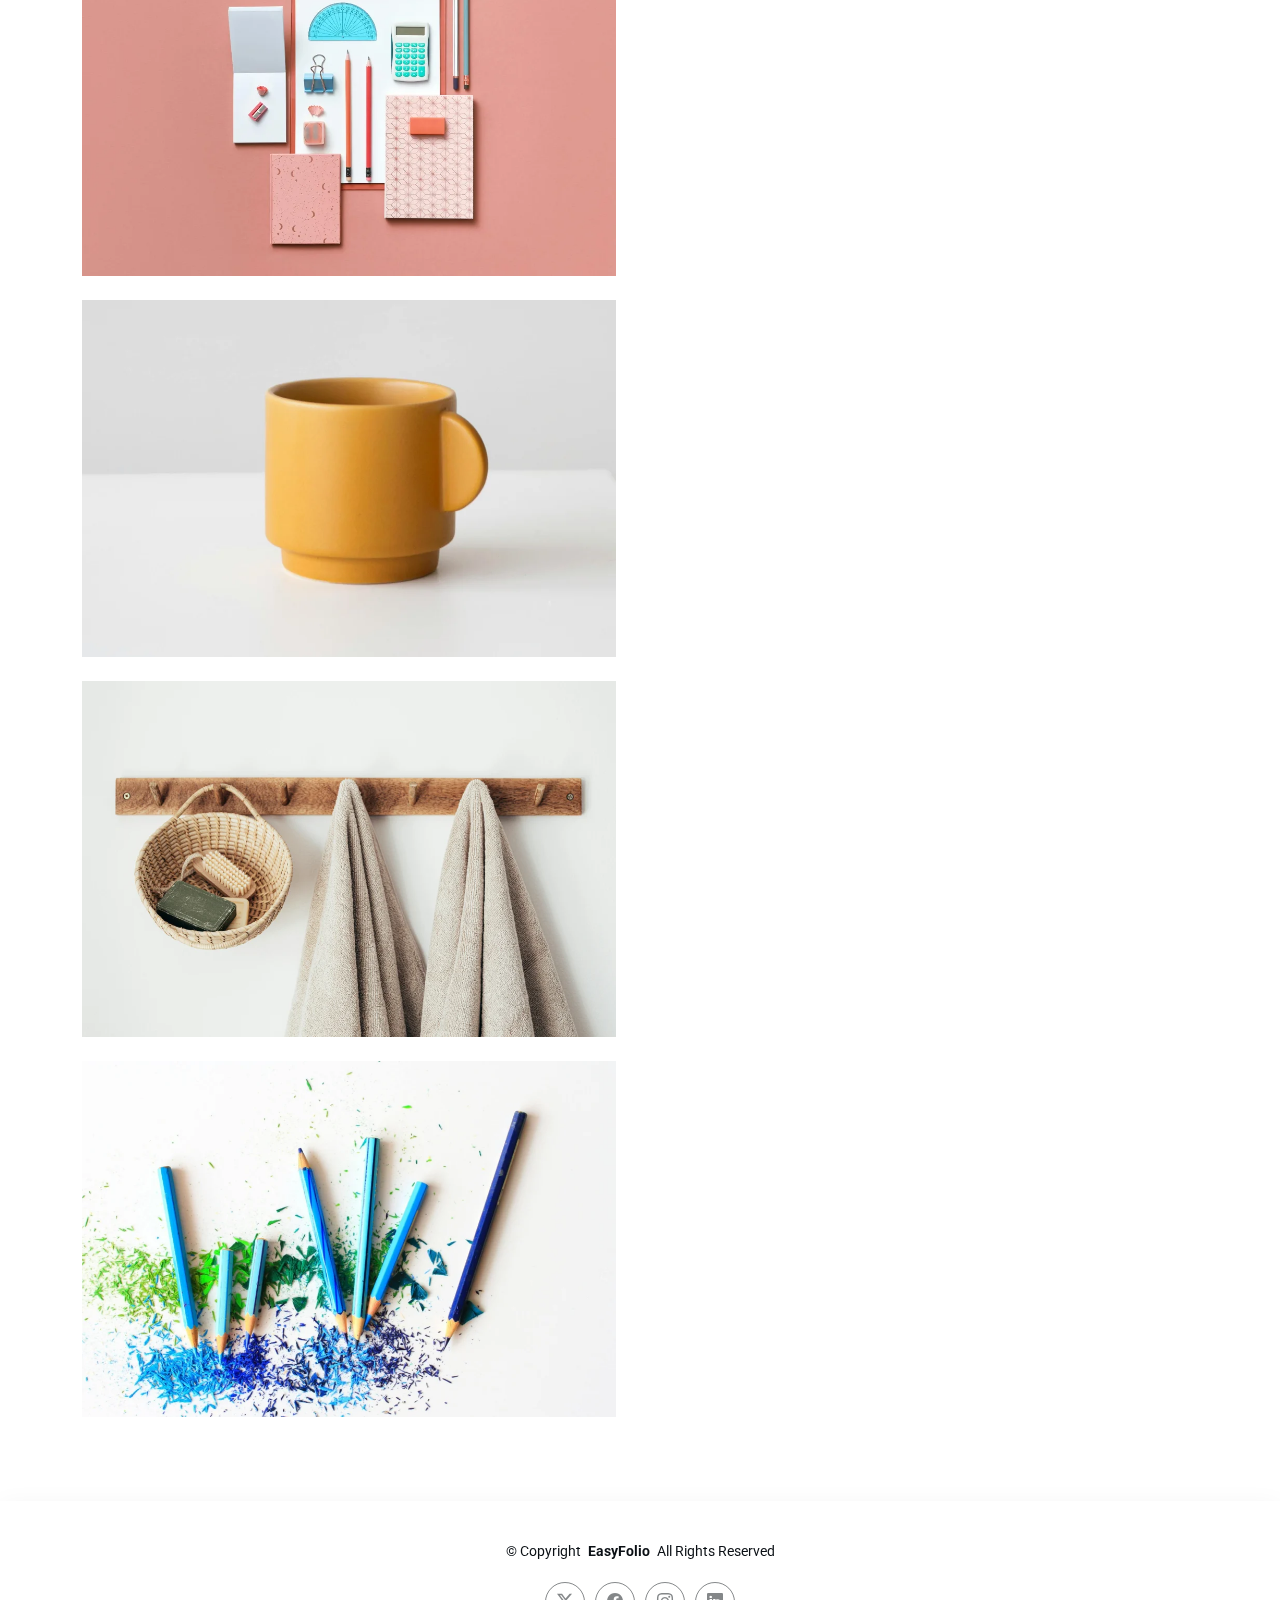
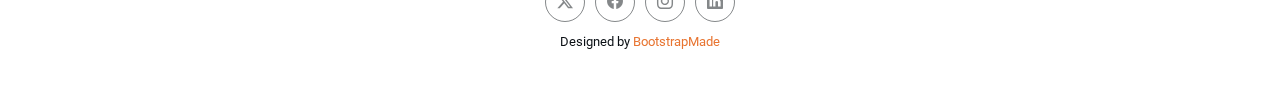
<file: portfolioitem.html>
<!DOCTYPE html>
<html lang="en">

<head>
  <meta charset="utf-8">
  <meta content="width=device-width, initial-scale=1.0" name="viewport">
  <title>Portfolio Details - EasyFolio Bootstrap Template</title>
  <meta name="description" content="">
  <meta name="keywords" content="">

  <!-- Favicons -->
  <link href="assets/img/favicon.png" rel="icon">
  <link href="assets/img/apple-touch-icon.png" rel="apple-touch-icon">

  <!-- Fonts -->
  <link href="https://fonts.googleapis.com" rel="preconnect">
  <link href="https://fonts.gstatic.com" rel="preconnect" crossorigin>
  <link href="https://fonts.googleapis.com/css2?family=Roboto:ital,wght@0,100;0,300;0,400;0,500;0,700;0,900;1,100;1,300;1,400;1,500;1,700;1,900&family=Noto+Sans:ital,wght@0,100;0,200;0,300;0,400;0,500;0,600;0,700;0,800;0,900;1,100;1,200;1,300;1,400;1,500;1,600;1,700;1,800;1,900&family=Questrial:wght@400&display=swap" rel="stylesheet">

  <!-- Vendor CSS Files -->
  <link href="assets/vendor/bootstrap/css/bootstrap.min.css" rel="stylesheet">
  <link href="assets/vendor/bootstrap-icons/bootstrap-icons.css" rel="stylesheet">
  <link href="assets/vendor/aos/aos.css" rel="stylesheet">
  <link href="assets/vendor/glightbox/css/glightbox.min.css" rel="stylesheet">
  <link href="assets/vendor/swiper/swiper-bundle.min.css" rel="stylesheet">

  <!-- Main CSS File -->
  <link href="assets/css/main.css" rel="stylesheet">

  <!-- =======================================================
  * Template Name: EasyFolio
  * Template URL: https://bootstrapmade.com/easyfolio-bootstrap-portfolio-template/
  * Updated: Feb 21 2025 with Bootstrap v5.3.3
  * Author: BootstrapMade.com
  * License: https://bootstrapmade.com/license/
  ======================================================== -->
</head>

<body class="portfolio-details-page">

  <header id="header" class="header d-flex align-items-center sticky-top">
    <div class="header-container container-fluid container-xl position-relative d-flex align-items-center justify-content-between">

      <a href="index.html" class="logo d-flex align-items-center me-auto me-xl-0">
        <!-- Uncomment the line below if you also wish to use an image logo -->
        <!-- <img src="assets/img/logo.webp" alt=""> -->
        <h1 class="sitename">EasyFolio</h1>
      </a>

      <nav id="navmenu" class="navmenu">
        <ul>
          <li><a href="index.html">Home</a></li>
          <li><a href="#about">About</a></li>
          <li><a href="#resume">Resume</a></li>
          <li><a href="#portfolio">Portfolio</a></li>
          <li><a href="#services">Services</a></li>
          <li class="dropdown"><a href="#"><span>Dropdown</span> <i class="bi bi-chevron-down toggle-dropdown"></i></a>
            <ul>
              <li><a href="#">Dropdown 1</a></li>
              <li class="dropdown"><a href="#"><span>Deep Dropdown</span> <i class="bi bi-chevron-down toggle-dropdown"></i></a>
                <ul>
                  <li><a href="#">Deep Dropdown 1</a></li>
                  <li><a href="#">Deep Dropdown 2</a></li>
                  <li><a href="#">Deep Dropdown 3</a></li>
                  <li><a href="#">Deep Dropdown 4</a></li>
                  <li><a href="#">Deep Dropdown 5</a></li>
                </ul>
              </li>
              <li><a href="#">Dropdown 2</a></li>
              <li><a href="#">Dropdown 3</a></li>
              <li><a href="#">Dropdown 4</a></li>
            </ul>
          </li>
          <li><a href="#contact">Contact</a></li>
        </ul>
        <i class="mobile-nav-toggle d-xl-none bi bi-list"></i>
      </nav>

      <div class="header-social-links">
        <a href="#" class="twitter"><i class="bi bi-twitter-x"></i></a>
        <a href="#" class="facebook"><i class="bi bi-facebook"></i></a>
        <a href="#" class="instagram"><i class="bi bi-instagram"></i></a>
        <a href="#" class="linkedin"><i class="bi bi-linkedin"></i></a>
      </div>

    </div>
  </header>

  <main class="main">

    <!-- Page Title -->
    <div class="page-title">
      <div class="breadcrumbs">
        <nav aria-label="breadcrumb">
          <ol class="breadcrumb">
            <li class="breadcrumb-item"><a href="#"><i class="bi bi-house"></i> Home</a></li>
            <li class="breadcrumb-item"><a href="#">Category</a></li>
            <li class="breadcrumb-item active current">Portfolio Details</li>
          </ol>
        </nav>
      </div>

      <div class="title-wrapper">
        <h1>{Project Name}</h1>
        <p>{short description}</p>
      </div>
    </div><!-- End Page Title -->

    <!-- Portfolio Details Section -->
    <section id="portfolio-details" class="portfolio-details section">

      <div class="container" data-aos="fade-up">

        <div class="row gy-4 g-lg-5">
          <div class="col-lg-6">
            <img src="assets/img/portfolio/portfolio-1.webp" class="img-fluid mb-4" alt="">
            <img src="assets/img/portfolio/portfolio-10.webp" class="img-fluid mb-4" alt="">
            <img src="assets/img/portfolio/portfolio-7.webp" class="img-fluid mb-4" alt="">
            <img src="assets/img/portfolio/portfolio-4.webp" class="img-fluid mb-4" alt="">
            <img src="assets/img/portfolio/portfolio-5.webp" class="img-fluid mb-4" alt="">
            <img src="assets/img/portfolio/portfolio-11.webp" class="img-fluid mb-4" alt="">
            <img src="assets/img/portfolio/portfolio-8.webp" class="img-fluid mb-4" alt="">
          </div>

          <div class="col-lg-6">

            <div class="position-sticky" style="top: 40px">
              <div class="portfolio-description">
                <h2>Project Description</h2>
                <p style="text-align: justify;">
                  Autem ipsum nam porro corporis rerum. Quis eos dolorem eos itaque inventore commodi labore quia quia. Exercitationem repudiandae officiis neque suscipit non officia eaque itaque enim. Voluptatem officia accusantium nesciunt est omnis tempora consectetur dignissimos. Sequi nulla at esse enim cum deserunt eius.
                </p>
                <p style="text-align: justify;">
                  Amet consequatur qui dolore veniam voluptatem voluptatem sit. Non aspernatur atque natus ut cum nam et. Praesentium error dolores rerum minus sequi quia veritatis eum. Eos et doloribus doloremque nesciunt molestiae laboriosam.
                </p>

              </div>

              <div class="portfolio-info mt-5">
                <h3>Project information</h3>
                <ul>
                  <li><strong>Project Duration</strong> 01 March, 2020</li>
                  <!-- <li><a href="#" class="btn-visit align-self-start">Visit Website</a></li> -->
                </ul>
              </div>
            </div>

          </div>
        </div>

      </div>

    </section><!-- /Portfolio Details Section -->

  </main>

  <footer id="footer" class="footer">

    <div class="container">
      <div class="copyright text-center ">
        <p>© <span>Copyright</span> <strong class="px-1 sitename">EasyFolio</strong> <span>All Rights Reserved</span></p>
      </div>
      <div class="social-links d-flex justify-content-center">
        <a href=""><i class="bi bi-twitter-x"></i></a>
        <a href=""><i class="bi bi-facebook"></i></a>
        <a href=""><i class="bi bi-instagram"></i></a>
        <a href=""><i class="bi bi-linkedin"></i></a>
      </div>
      <div class="credits">
        <!-- All the links in the footer should remain intact. -->
        <!-- You can delete the links only if you've purchased the pro version. -->
        <!-- Licensing information: https://bootstrapmade.com/license/ -->
        <!-- Purchase the pro version with working PHP/AJAX contact form: [buy-url] -->
        Designed by <a href="https://bootstrapmade.com/">BootstrapMade</a>
      </div>
    </div>

  </footer>

  <!-- Scroll Top -->
  <a href="#" id="scroll-top" class="scroll-top d-flex align-items-center justify-content-center"><i class="bi bi-arrow-up-short"></i></a>

  <!-- Vendor JS Files -->
  <script src="assets/vendor/bootstrap/js/bootstrap.bundle.min.js"></script>
  <script src="assets/vendor/php-email-form/validate.js"></script>
  <script src="assets/vendor/aos/aos.js"></script>
  <script src="assets/vendor/waypoints/noframework.waypoints.js"></script>
  <script src="assets/vendor/glightbox/js/glightbox.min.js"></script>
  <script src="assets/vendor/imagesloaded/imagesloaded.pkgd.min.js"></script>
  <script src="assets/vendor/isotope-layout/isotope.pkgd.min.js"></script>
  <script src="assets/vendor/swiper/swiper-bundle.min.js"></script>

  <!-- Main JS File -->
  <script src="assets/js/main.js"></script>

</body>

</html>
</file>
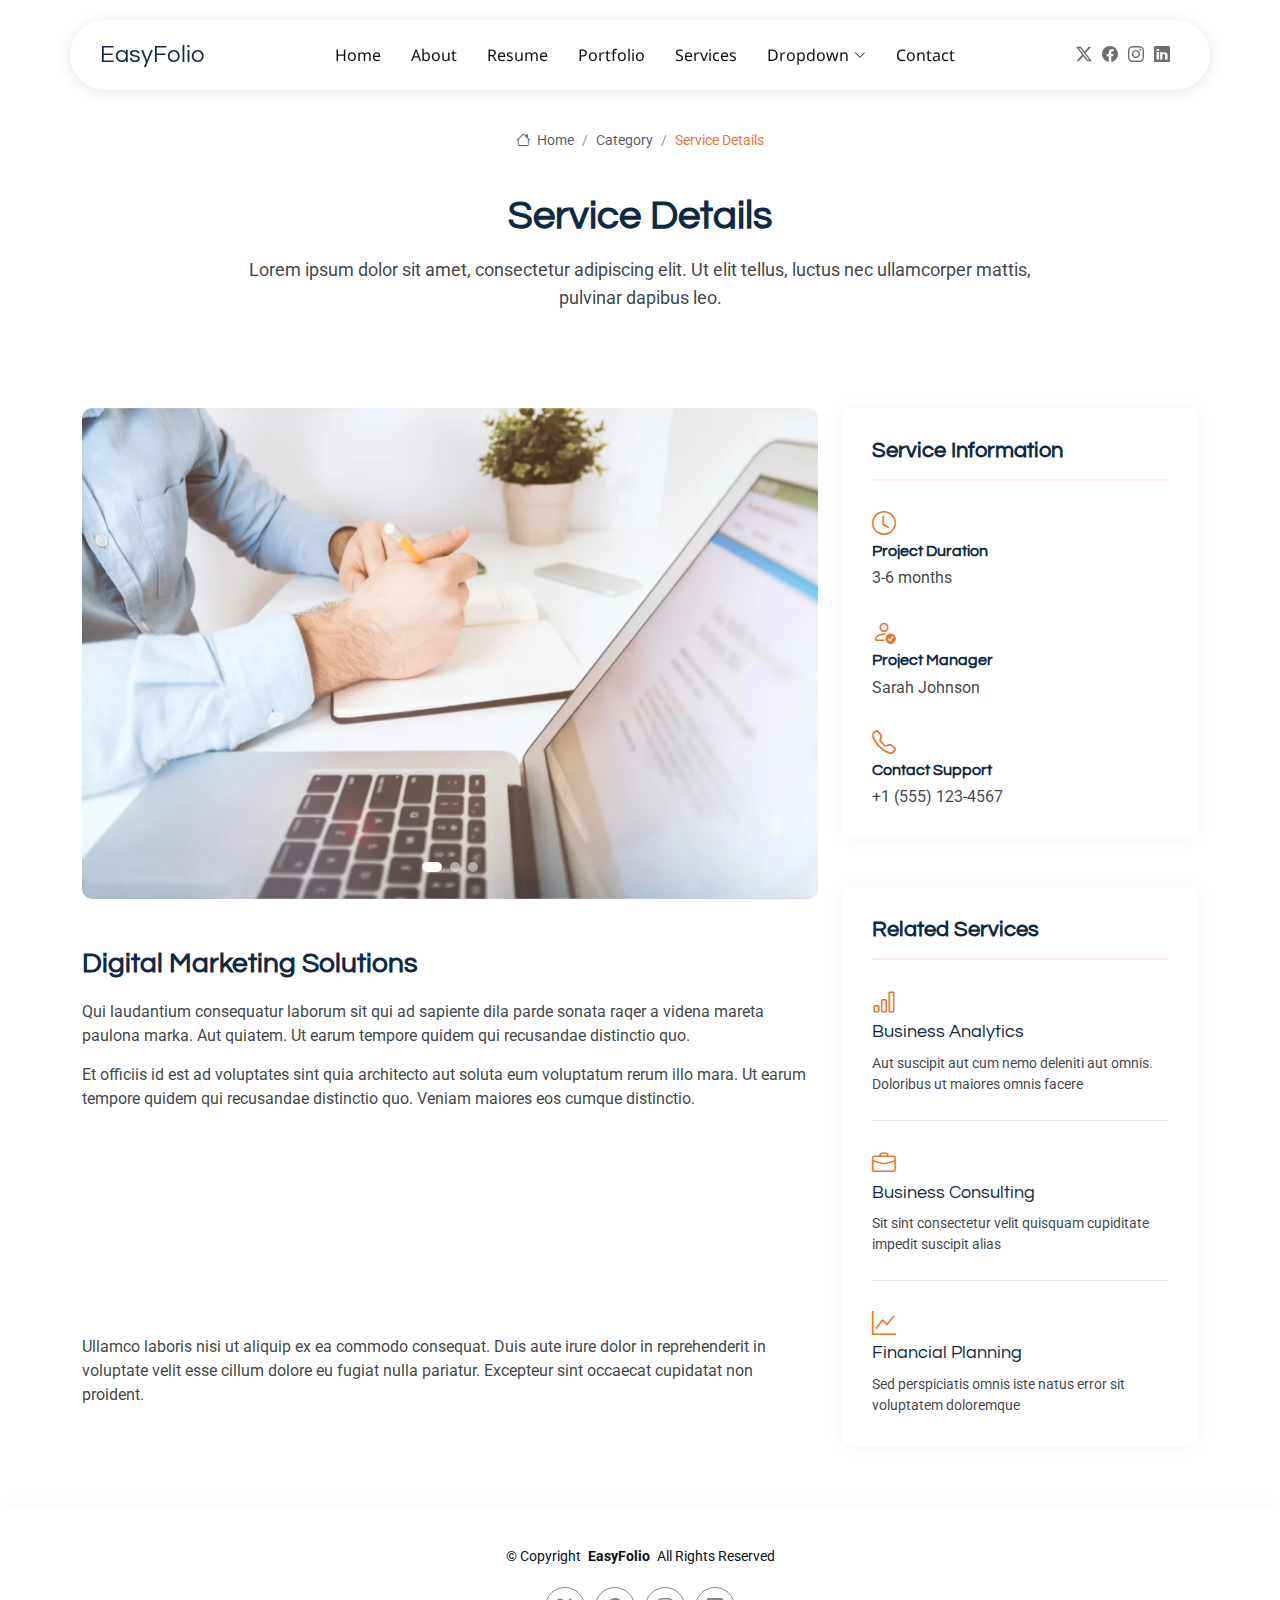
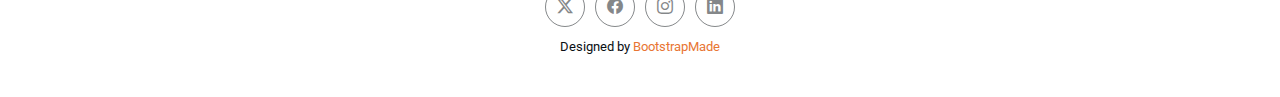
<file: service-details.html>
<!DOCTYPE html>
<html lang="en">

<head>
  <meta charset="utf-8">
  <meta content="width=device-width, initial-scale=1.0" name="viewport">
  <title>Service Details - EasyFolio Bootstrap Template</title>
  <meta name="description" content="">
  <meta name="keywords" content="">

  <!-- Favicons -->
  <link href="assets/img/favicon.png" rel="icon">
  <link href="assets/img/apple-touch-icon.png" rel="apple-touch-icon">

  <!-- Fonts -->
  <link href="https://fonts.googleapis.com" rel="preconnect">
  <link href="https://fonts.gstatic.com" rel="preconnect" crossorigin>
  <link href="https://fonts.googleapis.com/css2?family=Roboto:ital,wght@0,100;0,300;0,400;0,500;0,700;0,900;1,100;1,300;1,400;1,500;1,700;1,900&family=Noto+Sans:ital,wght@0,100;0,200;0,300;0,400;0,500;0,600;0,700;0,800;0,900;1,100;1,200;1,300;1,400;1,500;1,600;1,700;1,800;1,900&family=Questrial:wght@400&display=swap" rel="stylesheet">

  <!-- Vendor CSS Files -->
  <link href="assets/vendor/bootstrap/css/bootstrap.min.css" rel="stylesheet">
  <link href="assets/vendor/bootstrap-icons/bootstrap-icons.css" rel="stylesheet">
  <link href="assets/vendor/aos/aos.css" rel="stylesheet">
  <link href="assets/vendor/glightbox/css/glightbox.min.css" rel="stylesheet">
  <link href="assets/vendor/swiper/swiper-bundle.min.css" rel="stylesheet">

  <!-- Main CSS File -->
  <link href="assets/css/main.css" rel="stylesheet">

  <!-- =======================================================
  * Template Name: EasyFolio
  * Template URL: https://bootstrapmade.com/easyfolio-bootstrap-portfolio-template/
  * Updated: Feb 21 2025 with Bootstrap v5.3.3
  * Author: BootstrapMade.com
  * License: https://bootstrapmade.com/license/
  ======================================================== -->
</head>

<body class="service-details-page">

  <header id="header" class="header d-flex align-items-center sticky-top">
    <div class="header-container container-fluid container-xl position-relative d-flex align-items-center justify-content-between">

      <a href="index.html" class="logo d-flex align-items-center me-auto me-xl-0">
        <!-- Uncomment the line below if you also wish to use an image logo -->
        <!-- <img src="assets/img/logo.webp" alt=""> -->
        <h1 class="sitename">EasyFolio</h1>
      </a>

      <nav id="navmenu" class="navmenu">
        <ul>
          <li><a href="#hero">Home</a></li>
          <li><a href="#about">About</a></li>
          <li><a href="#resume">Resume</a></li>
          <li><a href="#portfolio">Portfolio</a></li>
          <li><a href="#services">Services</a></li>
          <li class="dropdown"><a href="#"><span>Dropdown</span> <i class="bi bi-chevron-down toggle-dropdown"></i></a>
            <ul>
              <li><a href="#">Dropdown 1</a></li>
              <li class="dropdown"><a href="#"><span>Deep Dropdown</span> <i class="bi bi-chevron-down toggle-dropdown"></i></a>
                <ul>
                  <li><a href="#">Deep Dropdown 1</a></li>
                  <li><a href="#">Deep Dropdown 2</a></li>
                  <li><a href="#">Deep Dropdown 3</a></li>
                  <li><a href="#">Deep Dropdown 4</a></li>
                  <li><a href="#">Deep Dropdown 5</a></li>
                </ul>
              </li>
              <li><a href="#">Dropdown 2</a></li>
              <li><a href="#">Dropdown 3</a></li>
              <li><a href="#">Dropdown 4</a></li>
            </ul>
          </li>
          <li><a href="#contact">Contact</a></li>
        </ul>
        <i class="mobile-nav-toggle d-xl-none bi bi-list"></i>
      </nav>

      <div class="header-social-links">
        <a href="#" class="twitter"><i class="bi bi-twitter-x"></i></a>
        <a href="#" class="facebook"><i class="bi bi-facebook"></i></a>
        <a href="#" class="instagram"><i class="bi bi-instagram"></i></a>
        <a href="#" class="linkedin"><i class="bi bi-linkedin"></i></a>
      </div>

    </div>
  </header>

  <main class="main">

    <!-- Page Title -->
    <div class="page-title">
      <div class="breadcrumbs">
        <nav aria-label="breadcrumb">
          <ol class="breadcrumb">
            <li class="breadcrumb-item"><a href="#"><i class="bi bi-house"></i> Home</a></li>
            <li class="breadcrumb-item"><a href="#">Category</a></li>
            <li class="breadcrumb-item active current">Service Details</li>
          </ol>
        </nav>
      </div>

      <div class="title-wrapper">
        <h1>Service Details</h1>
        <p>Lorem ipsum dolor sit amet, consectetur adipiscing elit. Ut elit tellus, luctus nec ullamcorper mattis, pulvinar dapibus leo.</p>
      </div>
    </div><!-- End Page Title -->

    <!-- Service Details Section -->
    <section id="service-details" class="service-details section">

      <div class="container" data-aos="fade-up" data-aos-delay="100">

        <div class="row gy-4">

          <div class="col-lg-8">
            <div class="service-details-slider swiper init-swiper">
              <script type="application/json" class="swiper-config">
                {
                  "loop": true,
                  "speed": 600,
                  "autoplay": {
                    "delay": 5000
                  },
                  "slidesPerView": 1,
                  "pagination": {
                    "el": ".swiper-pagination",
                    "type": "bullets",
                    "clickable": true
                  }
                }
              </script>
              <div class="swiper-wrapper align-items-center">
                <div class="swiper-slide">
                  <img src="assets/img/services/services-1.webp" alt="" class="img-fluid" loading="lazy">
                </div>
                <div class="swiper-slide">
                  <img src="assets/img/services/services-2.webp" alt="" class="img-fluid" loading="lazy">
                </div>
                <div class="swiper-slide">
                  <img src="assets/img/services/services-3.webp" alt="" class="img-fluid" loading="lazy">
                </div>
              </div>
              <div class="swiper-pagination"></div>
            </div>

            <div class="content mt-5">
              <h3>Digital Marketing Solutions</h3>
              <p>
                Qui laudantium consequatur laborum sit qui ad sapiente dila parde sonata raqer a videna mareta paulona marka. Aut quiatem. Ut earum tempore quidem qui recusandae distinctio quo.
              </p>
              <p>
                Et officiis id est ad voluptates sint quia architecto aut soluta eum voluptatum rerum illo mara. Ut earum tempore quidem qui recusandae distinctio quo. Veniam maiores eos cumque distinctio.
              </p>

              <div class="features mt-4">
                <div class="row gy-4">
                  <div class="col-md-6" data-aos="fade-up" data-aos-delay="100">
                    <div class="feature-box d-flex align-items-center">
                      <i class="bi bi-check"></i>
                      <h4>Search Engine Optimization</h4>
                    </div>
                  </div>
                  <div class="col-md-6" data-aos="fade-up" data-aos-delay="200">
                    <div class="feature-box d-flex align-items-center">
                      <i class="bi bi-check"></i>
                      <h4>Social Media Marketing</h4>
                    </div>
                  </div>
                  <div class="col-md-6" data-aos="fade-up" data-aos-delay="300">
                    <div class="feature-box d-flex align-items-center">
                      <i class="bi bi-check"></i>
                      <h4>Content Marketing Strategy</h4>
                    </div>
                  </div>
                  <div class="col-md-6" data-aos="fade-up" data-aos-delay="400">
                    <div class="feature-box d-flex align-items-center">
                      <i class="bi bi-check"></i>
                      <h4>Email Marketing Campaigns</h4>
                    </div>
                  </div>
                </div>
              </div>

              <p class="mt-4">
                Ullamco laboris nisi ut aliquip ex ea commodo consequat. Duis aute irure dolor in reprehenderit in voluptate velit esse cillum dolore eu fugiat nulla pariatur. Excepteur sint occaecat cupidatat non proident.
              </p>
            </div>
          </div>

          <div class="col-lg-4">
            <div class="service-info">
              <h4>Service Information</h4>
              <div class="info-item">
                <i class="bi bi-clock"></i>
                <h5>Project Duration</h5>
                <p>3-6 months</p>
              </div>
              <div class="info-item">
                <i class="bi bi-person-check"></i>
                <h5>Project Manager</h5>
                <p>Sarah Johnson</p>
              </div>
              <div class="info-item">
                <i class="bi bi-telephone"></i>
                <h5>Contact Support</h5>
                <p>+1 (555) 123-4567</p>
              </div>
            </div>

            <div class="related-services mt-5">
              <h4>Related Services</h4>
              <div class="service-item">
                <i class="bi bi-bar-chart"></i>
                <h5><a href="#">Business Analytics</a></h5>
                <p>Aut suscipit aut cum nemo deleniti aut omnis. Doloribus ut maiores omnis facere</p>
              </div>
              <div class="service-item">
                <i class="bi bi-briefcase"></i>
                <h5><a href="#">Business Consulting</a></h5>
                <p>Sit sint consectetur velit quisquam cupiditate impedit suscipit alias</p>
              </div>
              <div class="service-item">
                <i class="bi bi-graph-up"></i>
                <h5><a href="#">Financial Planning</a></h5>
                <p>Sed perspiciatis omnis iste natus error sit voluptatem doloremque</p>
              </div>
            </div>
          </div>

        </div>

      </div>

    </section><!-- /Service Details Section -->

  </main>

  <footer id="footer" class="footer">

    <div class="container">
      <div class="copyright text-center ">
        <p>© <span>Copyright</span> <strong class="px-1 sitename">EasyFolio</strong> <span>All Rights Reserved</span></p>
      </div>
      <div class="social-links d-flex justify-content-center">
        <a href=""><i class="bi bi-twitter-x"></i></a>
        <a href=""><i class="bi bi-facebook"></i></a>
        <a href=""><i class="bi bi-instagram"></i></a>
        <a href=""><i class="bi bi-linkedin"></i></a>
      </div>
      <div class="credits">
        <!-- All the links in the footer should remain intact. -->
        <!-- You can delete the links only if you've purchased the pro version. -->
        <!-- Licensing information: https://bootstrapmade.com/license/ -->
        <!-- Purchase the pro version with working PHP/AJAX contact form: [buy-url] -->
        Designed by <a href="https://bootstrapmade.com/">BootstrapMade</a>
      </div>
    </div>

  </footer>

  <!-- Scroll Top -->
  <a href="#" id="scroll-top" class="scroll-top d-flex align-items-center justify-content-center"><i class="bi bi-arrow-up-short"></i></a>

  <!-- Vendor JS Files -->
  <script src="assets/vendor/bootstrap/js/bootstrap.bundle.min.js"></script>
  <script src="assets/vendor/php-email-form/validate.js"></script>
  <script src="assets/vendor/aos/aos.js"></script>
  <script src="assets/vendor/waypoints/noframework.waypoints.js"></script>
  <script src="assets/vendor/glightbox/js/glightbox.min.js"></script>
  <script src="assets/vendor/imagesloaded/imagesloaded.pkgd.min.js"></script>
  <script src="assets/vendor/isotope-layout/isotope.pkgd.min.js"></script>
  <script src="assets/vendor/swiper/swiper-bundle.min.js"></script>

  <!-- Main JS File -->
  <script src="assets/js/main.js"></script>

</body>

</html>
</file>
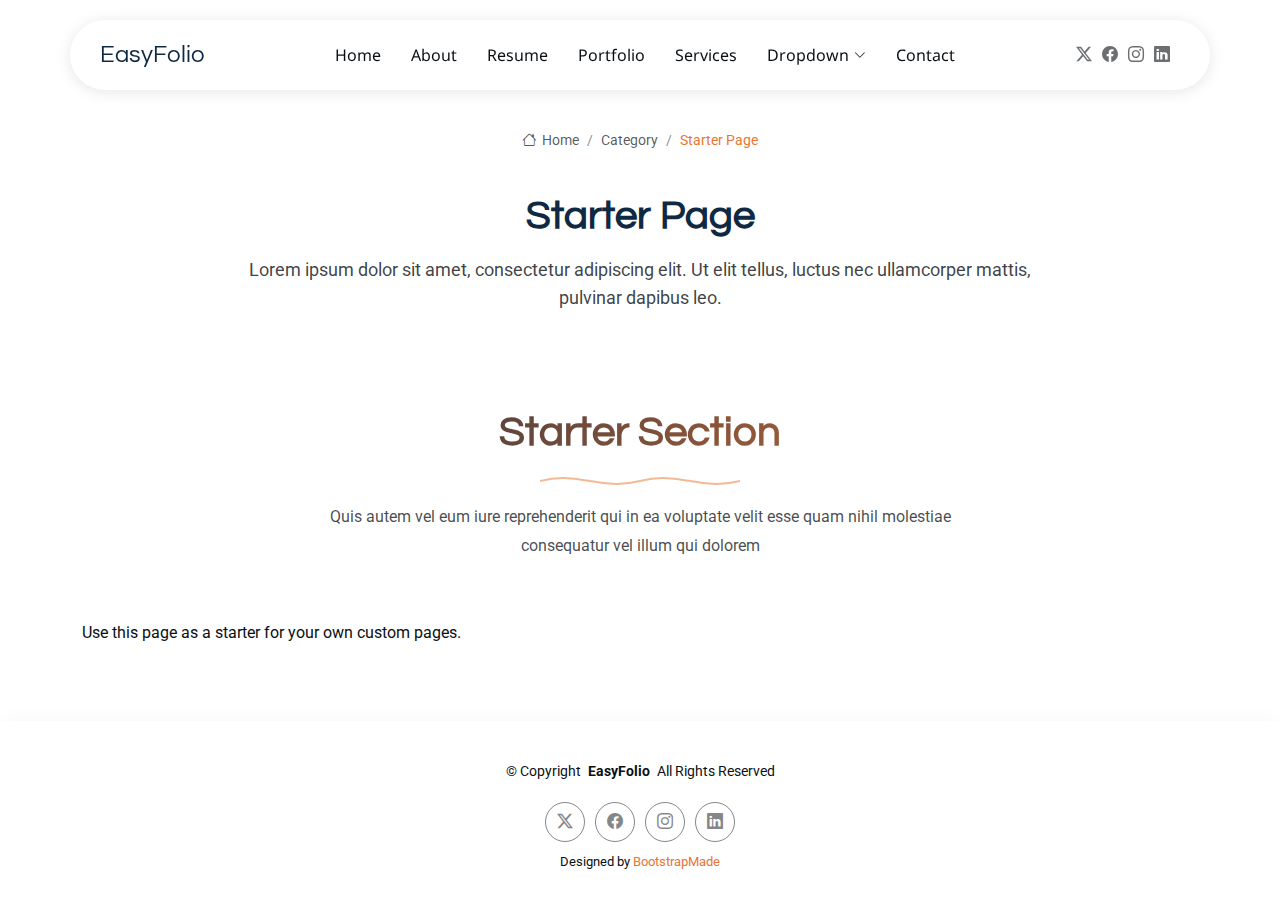
<file: starter-page.html>
<!DOCTYPE html>
<html lang="en">

<head>
  <meta charset="utf-8">
  <meta content="width=device-width, initial-scale=1.0" name="viewport">
  <title>Starter Page - EasyFolio Bootstrap Template</title>
  <meta name="description" content="">
  <meta name="keywords" content="">

  <!-- Favicons -->
  <link href="assets/img/favicon.png" rel="icon">
  <link href="assets/img/apple-touch-icon.png" rel="apple-touch-icon">

  <!-- Fonts -->
  <link href="https://fonts.googleapis.com" rel="preconnect">
  <link href="https://fonts.gstatic.com" rel="preconnect" crossorigin>
  <link href="https://fonts.googleapis.com/css2?family=Roboto:ital,wght@0,100;0,300;0,400;0,500;0,700;0,900;1,100;1,300;1,400;1,500;1,700;1,900&family=Noto+Sans:ital,wght@0,100;0,200;0,300;0,400;0,500;0,600;0,700;0,800;0,900;1,100;1,200;1,300;1,400;1,500;1,600;1,700;1,800;1,900&family=Questrial:wght@400&display=swap" rel="stylesheet">

  <!-- Vendor CSS Files -->
  <link href="assets/vendor/bootstrap/css/bootstrap.min.css" rel="stylesheet">
  <link href="assets/vendor/bootstrap-icons/bootstrap-icons.css" rel="stylesheet">
  <link href="assets/vendor/aos/aos.css" rel="stylesheet">
  <link href="assets/vendor/glightbox/css/glightbox.min.css" rel="stylesheet">
  <link href="assets/vendor/swiper/swiper-bundle.min.css" rel="stylesheet">

  <!-- Main CSS File -->
  <link href="assets/css/main.css" rel="stylesheet">

  <!-- =======================================================
  * Template Name: EasyFolio
  * Template URL: https://bootstrapmade.com/easyfolio-bootstrap-portfolio-template/
  * Updated: Feb 21 2025 with Bootstrap v5.3.3
  * Author: BootstrapMade.com
  * License: https://bootstrapmade.com/license/
  ======================================================== -->
</head>

<body class="starter-page-page">

  <header id="header" class="header d-flex align-items-center sticky-top">
    <div class="header-container container-fluid container-xl position-relative d-flex align-items-center justify-content-between">

      <a href="index.html" class="logo d-flex align-items-center me-auto me-xl-0">
        <!-- Uncomment the line below if you also wish to use an image logo -->
        <!-- <img src="assets/img/logo.webp" alt=""> -->
        <h1 class="sitename">EasyFolio</h1>
      </a>

      <nav id="navmenu" class="navmenu">
        <ul>
          <li><a href="#hero">Home</a></li>
          <li><a href="#about">About</a></li>
          <li><a href="#resume">Resume</a></li>
          <li><a href="#portfolio">Portfolio</a></li>
          <li><a href="#services">Services</a></li>
          <li class="dropdown"><a href="#"><span>Dropdown</span> <i class="bi bi-chevron-down toggle-dropdown"></i></a>
            <ul>
              <li><a href="#">Dropdown 1</a></li>
              <li class="dropdown"><a href="#"><span>Deep Dropdown</span> <i class="bi bi-chevron-down toggle-dropdown"></i></a>
                <ul>
                  <li><a href="#">Deep Dropdown 1</a></li>
                  <li><a href="#">Deep Dropdown 2</a></li>
                  <li><a href="#">Deep Dropdown 3</a></li>
                  <li><a href="#">Deep Dropdown 4</a></li>
                  <li><a href="#">Deep Dropdown 5</a></li>
                </ul>
              </li>
              <li><a href="#">Dropdown 2</a></li>
              <li><a href="#">Dropdown 3</a></li>
              <li><a href="#">Dropdown 4</a></li>
            </ul>
          </li>
          <li><a href="#contact">Contact</a></li>
        </ul>
        <i class="mobile-nav-toggle d-xl-none bi bi-list"></i>
      </nav>

      <div class="header-social-links">
        <a href="#" class="twitter"><i class="bi bi-twitter-x"></i></a>
        <a href="#" class="facebook"><i class="bi bi-facebook"></i></a>
        <a href="#" class="instagram"><i class="bi bi-instagram"></i></a>
        <a href="#" class="linkedin"><i class="bi bi-linkedin"></i></a>
      </div>

    </div>
  </header>

  <main class="main">

    <!-- Page Title -->
    <div class="page-title">
      <div class="breadcrumbs">
        <nav aria-label="breadcrumb">
          <ol class="breadcrumb">
            <li class="breadcrumb-item"><a href="#"><i class="bi bi-house"></i> Home</a></li>
            <li class="breadcrumb-item"><a href="#">Category</a></li>
            <li class="breadcrumb-item active current">Starter Page</li>
          </ol>
        </nav>
      </div>

      <div class="title-wrapper">
        <h1>Starter Page</h1>
        <p>Lorem ipsum dolor sit amet, consectetur adipiscing elit. Ut elit tellus, luctus nec ullamcorper mattis, pulvinar dapibus leo.</p>
      </div>
    </div><!-- End Page Title -->

    <!-- Starter Section Section -->
    <section id="starter-section" class="starter-section section">

      <!-- Section Title -->
      <div class="container section-title" data-aos="fade-up">
        <h2>Starter Section</h2>
        <div class="title-shape">
          <svg viewBox="0 0 200 20" xmlns="http://www.w3.org/2000/svg">
            <path d="M 0,10 C 40,0 60,20 100,10 C 140,0 160,20 200,10" fill="none" stroke="currentColor" stroke-width="2"></path>
          </svg>
        </div>
        <p>Quis autem vel eum iure reprehenderit qui in ea voluptate velit esse quam nihil molestiae consequatur vel illum qui dolorem</p>
      </div><!-- End Section Title -->

      <div class="container" data-aos="fade-up">
        <p>Use this page as a starter for your own custom pages.</p>
      </div>

    </section><!-- /Starter Section Section -->

  </main>

  <footer id="footer" class="footer">

    <div class="container">
      <div class="copyright text-center ">
        <p>© <span>Copyright</span> <strong class="px-1 sitename">EasyFolio</strong> <span>All Rights Reserved</span></p>
      </div>
      <div class="social-links d-flex justify-content-center">
        <a href=""><i class="bi bi-twitter-x"></i></a>
        <a href=""><i class="bi bi-facebook"></i></a>
        <a href=""><i class="bi bi-instagram"></i></a>
        <a href=""><i class="bi bi-linkedin"></i></a>
      </div>
      <div class="credits">
        <!-- All the links in the footer should remain intact. -->
        <!-- You can delete the links only if you've purchased the pro version. -->
        <!-- Licensing information: https://bootstrapmade.com/license/ -->
        <!-- Purchase the pro version with working PHP/AJAX contact form: [buy-url] -->
        Designed by <a href="https://bootstrapmade.com/">BootstrapMade</a>
      </div>
    </div>

  </footer>

  <!-- Scroll Top -->
  <a href="#" id="scroll-top" class="scroll-top d-flex align-items-center justify-content-center"><i class="bi bi-arrow-up-short"></i></a>

  <!-- Vendor JS Files -->
  <script src="assets/vendor/bootstrap/js/bootstrap.bundle.min.js"></script>
  <script src="assets/vendor/php-email-form/validate.js"></script>
  <script src="assets/vendor/aos/aos.js"></script>
  <script src="assets/vendor/waypoints/noframework.waypoints.js"></script>
  <script src="assets/vendor/glightbox/js/glightbox.min.js"></script>
  <script src="assets/vendor/imagesloaded/imagesloaded.pkgd.min.js"></script>
  <script src="assets/vendor/isotope-layout/isotope.pkgd.min.js"></script>
  <script src="assets/vendor/swiper/swiper-bundle.min.js"></script>

  <!-- Main JS File -->
  <script src="assets/js/main.js"></script>

</body>

</html>
</file>
<file: assets/css/main.css>
/**
* Template Name: EasyFolio
* Template URL: https://bootstrapmade.com/easyfolio-bootstrap-portfolio-template/
* Updated: Feb 21 2025 with Bootstrap v5.3.3
* Author: BootstrapMade.com
* License: https://bootstrapmade.com/license/
*/

/*--------------------------------------------------------------
# Font & Color Variables
# Help: https://bootstrapmade.com/color-system/
--------------------------------------------------------------*/
/* Fonts */
:root {
  --default-font: "Roboto",  system-ui, -apple-system, "Segoe UI", Roboto, "Helvetica Neue", Arial, "Noto Sans", "Liberation Sans", sans-serif, "Apple Color Emoji", "Segoe UI Emoji", "Segoe UI Symbol", "Noto Color Emoji";
  --heading-font: "Questrial",  sans-serif;
  --nav-font: "Noto Sans",  sans-serif;
}

/* Global Colors - The following color variables are used throughout the website. Updating them here will change the color scheme of the entire website */
:root { 
  --background-color: #ffffff; /* Background color for the entire website, including individual sections */
  --default-color: #0a0f14; /* Default color used for the majority of the text content across the entire website */
  --heading-color: #0f2943; /* Color for headings, subheadings and title throughout the website */
  --accent-color: #e87532; /* Accent color that represents your brand on the website. It's used for buttons, links, and other elements that need to stand out */
  --surface-color: #ffffff; /* The surface color is used as a background of boxed elements within sections, such as cards, icon boxes, or other elements that require a visual separation from the global background. */
  --contrast-color: #ffffff; /* Contrast color for text, ensuring readability against backgrounds of accent, heading, or default colors. */
}

/* Nav Menu Colors - The following color variables are used specifically for the navigation menu. They are separate from the global colors to allow for more customization options */
:root {
  --nav-color: #0a0f14;  /* The default color of the main navmenu links */
  --nav-hover-color: #e87532; /* Applied to main navmenu links when they are hovered over or active */
  --nav-mobile-background-color: #ffffff; /* Used as the background color for mobile navigation menu */
  --nav-dropdown-background-color: #ffffff; /* Used as the background color for dropdown items that appear when hovering over primary navigation items */
  --nav-dropdown-color: #0a0f14; /* Used for navigation links of the dropdown items in the navigation menu. */
  --nav-dropdown-hover-color: #e87532; /* Similar to --nav-hover-color, this color is applied to dropdown navigation links when they are hovered over. */
}

/* Color Presets - These classes override global colors when applied to any section or element, providing reuse of the sam color scheme. */

.light-background {
  --background-color: #faf9fb;
  --surface-color: #ffffff;
}

.dark-background {
  --background-color: #060606;
  --default-color: #ffffff;
  --heading-color: #ffffff;
  --surface-color: #252525;
  --contrast-color: #ffffff;
}

/* Smooth scroll */
:root {
  scroll-behavior: smooth;
}

/*--------------------------------------------------------------
# General Styling & Shared Classes
--------------------------------------------------------------*/
body {
  color: var(--default-color);
  background-color: var(--background-color);
  font-family: var(--default-font);
}

a {
  color: var(--accent-color);
  text-decoration: none;
  transition: 0.3s;
}

a:hover {
  color: color-mix(in srgb, var(--accent-color), transparent 25%);
  text-decoration: none;
}

h1,
h2,
h3,
h4,
h5,
h6 {
  color: var(--heading-color);
  font-family: var(--heading-font);
}

/* PHP Email Form Messages
------------------------------*/
.php-email-form .error-message {
  display: none;
  background: #df1529;
  color: #ffffff;
  text-align: left;
  padding: 15px;
  margin-bottom: 24px;
  font-weight: 600;
}

.php-email-form .sent-message {
  display: none;
  color: #ffffff;
  background: #059652;
  text-align: center;
  padding: 15px;
  margin-bottom: 24px;
  font-weight: 600;
}

.php-email-form .loading {
  display: none;
  background: var(--surface-color);
  text-align: center;
  padding: 15px;
  margin-bottom: 24px;
}

.php-email-form .loading:before {
  content: "";
  display: inline-block;
  border-radius: 50%;
  width: 24px;
  height: 24px;
  margin: 0 10px -6px 0;
  border: 3px solid var(--accent-color);
  border-top-color: var(--surface-color);
  animation: php-email-form-loading 1s linear infinite;
}

@keyframes php-email-form-loading {
  0% {
    transform: rotate(0deg);
  }

  100% {
    transform: rotate(360deg);
  }
}

/*--------------------------------------------------------------
# Global Header
--------------------------------------------------------------*/
.header {
  color: var(--default-color);
  background-color: var(--background-color);
  padding: 20px 0;
  transition: all 0.5s;
  z-index: 997;
}

.header .header-container {
  background: var(--surface-color);
  border-radius: 50px;
  padding: 5px 25px;
  box-shadow: 0px 2px 15px rgba(0, 0, 0, 0.1);
}

.header .logo {
  line-height: 1;
}

.header .logo img {
  max-height: 36px;
  margin-right: 8px;
}

.header .logo h1 {
  font-size: 24px;
  margin: 0;
  padding-left: 5px;
  font-weight: 500;
  color: var(--heading-color);
}

.header .header-social-links {
  padding-right: 15px;
}

.header .header-social-links a {
  color: color-mix(in srgb, var(--default-color), transparent 40%);
  padding-left: 6px;
  display: inline-block;
  transition: 0.3s;
  font-size: 16px;
}

.header .header-social-links a:hover {
  color: var(--accent-color);
}

.header .header-social-links a i {
  line-height: 0px;
}

@media (max-width: 1200px) {
  .header {
    padding-top: 10px;
  }

  .header .header-container {
    margin-left: 10px;
    margin-right: 10px;
    padding: 10px 5px 10px 15px;
  }

  .header .logo {
    order: 1;
  }

  .header .header-social-links {
    order: 2;
  }

  .header .navmenu {
    order: 3;
  }
}

/*--------------------------------------------------------------
# Navigation Menu
--------------------------------------------------------------*/
/* Navmenu - Desktop */
@media (min-width: 1200px) {
  .navmenu {
    padding: 0;
  }

  .navmenu ul {
    margin: 0;
    padding: 0;
    display: flex;
    list-style: none;
    align-items: center;
  }

  .navmenu li {
    position: relative;
  }

  .navmenu a,
  .navmenu a:focus {
    color: var(--nav-color);
    padding: 18px 15px;
    font-size: 16px;
    font-family: var(--nav-font);
    font-weight: 400;
    display: flex;
    align-items: center;
    justify-content: space-between;
    white-space: nowrap;
    transition: 0.3s;
  }

  .navmenu a i,
  .navmenu a:focus i {
    font-size: 12px;
    line-height: 0;
    margin-left: 5px;
    transition: 0.3s;
  }

  .navmenu li:last-child a {
    padding-right: 0;
  }

  .navmenu li:hover>a,
  .navmenu .active,
  .navmenu .active:focus {
    color: var(--nav-hover-color);
  }

  .navmenu .dropdown ul {
    margin: 0;
    padding: 10px 0;
    background: var(--nav-dropdown-background-color);
    display: block;
    position: absolute;
    visibility: hidden;
    left: 14px;
    top: 130%;
    opacity: 0;
    transition: 0.3s;
    border-radius: 4px;
    z-index: 99;
    box-shadow: 0px 0px 30px rgba(0, 0, 0, 0.1);
  }

  .navmenu .dropdown ul li {
    min-width: 200px;
  }

  .navmenu .dropdown ul a {
    padding: 10px 20px;
    font-size: 15px;
    text-transform: none;
    color: var(--nav-dropdown-color);
  }

  .navmenu .dropdown ul a i {
    font-size: 12px;
  }

  .navmenu .dropdown ul a:hover,
  .navmenu .dropdown ul .active:hover,
  .navmenu .dropdown ul li:hover>a {
    color: var(--nav-dropdown-hover-color);
  }

  .navmenu .dropdown:hover>ul {
    opacity: 1;
    top: 100%;
    visibility: visible;
  }

  .navmenu .dropdown .dropdown ul {
    top: 0;
    left: -90%;
    visibility: hidden;
  }

  .navmenu .dropdown .dropdown:hover>ul {
    opacity: 1;
    top: 0;
    left: -100%;
    visibility: visible;
  }
}

/* Navmenu - Mobile */
@media (max-width: 1199px) {
  .mobile-nav-toggle {
    color: var(--nav-color);
    font-size: 28px;
    line-height: 0;
    margin-right: 10px;
    cursor: pointer;
    transition: color 0.3s;
  }

  .navmenu {
    padding: 0;
    z-index: 9997;
  }

  .navmenu ul {
    display: none;
    list-style: none;
    position: absolute;
    inset: 60px 20px 20px 20px;
    padding: 10px 0;
    margin: 0;
    border-radius: 6px;
    background-color: var(--nav-mobile-background-color);
    overflow-y: auto;
    transition: 0.3s;
    z-index: 9998;
    box-shadow: 0px 0px 30px rgba(0, 0, 0, 0.1);
  }

  .navmenu a,
  .navmenu a:focus {
    color: var(--nav-dropdown-color);
    padding: 10px 20px;
    font-family: var(--nav-font);
    font-size: 17px;
    font-weight: 500;
    display: flex;
    align-items: center;
    justify-content: space-between;
    white-space: nowrap;
    transition: 0.3s;
  }

  .navmenu a i,
  .navmenu a:focus i {
    font-size: 12px;
    line-height: 0;
    margin-left: 5px;
    width: 30px;
    height: 30px;
    display: flex;
    align-items: center;
    justify-content: center;
    border-radius: 50%;
    transition: 0.3s;
    background-color: color-mix(in srgb, var(--accent-color), transparent 90%);
  }

  .navmenu a i:hover,
  .navmenu a:focus i:hover {
    background-color: var(--accent-color);
    color: var(--contrast-color);
  }

  .navmenu a:hover,
  .navmenu .active,
  .navmenu .active:focus {
    color: var(--nav-dropdown-hover-color);
  }

  .navmenu .active i,
  .navmenu .active:focus i {
    background-color: var(--accent-color);
    color: var(--contrast-color);
    transform: rotate(180deg);
  }

  .navmenu .dropdown ul {
    position: static;
    display: none;
    z-index: 99;
    padding: 10px 0;
    margin: 10px 20px;
    background-color: var(--nav-dropdown-background-color);
    border: 1px solid color-mix(in srgb, var(--default-color), transparent 90%);
    box-shadow: none;
    transition: all 0.5s ease-in-out;
  }

  .navmenu .dropdown ul ul {
    background-color: rgba(33, 37, 41, 0.1);
  }

  .navmenu .dropdown>.dropdown-active {
    display: block;
    background-color: rgba(33, 37, 41, 0.03);
  }

  .mobile-nav-active {
    overflow: hidden;
  }

  .mobile-nav-active .mobile-nav-toggle {
    color: #fff;
    position: absolute;
    font-size: 32px;
    top: 15px;
    right: 15px;
    margin-right: 0;
    z-index: 9999;
  }

  .mobile-nav-active .navmenu {
    position: fixed;
    overflow: hidden;
    inset: 0;
    background: rgba(33, 37, 41, 0.8);
    transition: 0.3s;
  }

  .mobile-nav-active .navmenu>ul {
    display: block;
  }
}

/*--------------------------------------------------------------
# Global Footer
--------------------------------------------------------------*/
.footer {
  color: var(--default-color);
  background-color: var(--background-color);
  font-size: 14px;
  padding: 40px 0;
  position: relative;
  box-shadow: 0 5px 25px rgba(0, 0, 0, 0.05);
}

.footer .copyright p {
  margin-bottom: 0;
}

.footer .social-links {
  margin-top: 20px;
}

.footer .social-links a {
  display: flex;
  align-items: center;
  justify-content: center;
  width: 40px;
  height: 40px;
  border-radius: 50%;
  border: 1px solid color-mix(in srgb, var(--default-color), transparent 50%);
  font-size: 16px;
  color: color-mix(in srgb, var(--default-color), transparent 50%);
  margin: 0 5px;
  transition: 0.3s;
}

.footer .social-links a:hover {
  color: var(--accent-color);
  border-color: var(--accent-color);
}

.footer .credits {
  margin-top: 10px;
  font-size: 13px;
  text-align: center;
}

/*--------------------------------------------------------------
# Scroll Top Button
--------------------------------------------------------------*/
.scroll-top {
  position: fixed;
  visibility: hidden;
  opacity: 0;
  right: 15px;
  bottom: -15px;
  z-index: 99999;
  background-color: var(--accent-color);
  width: 44px;
  height: 44px;
  border-radius: 50px;
  transition: all 0.4s;
}

.scroll-top i {
  font-size: 24px;
  color: var(--contrast-color);
  line-height: 0;
}

.scroll-top:hover {
  background-color: color-mix(in srgb, var(--accent-color), transparent 20%);
  color: var(--contrast-color);
}

.scroll-top.active {
  visibility: visible;
  opacity: 1;
  bottom: 15px;
}

/*--------------------------------------------------------------
# Disable aos animation delay on mobile devices
--------------------------------------------------------------*/
@media screen and (max-width: 768px) {
  [data-aos-delay] {
    transition-delay: 0 !important;
  }
}

/*--------------------------------------------------------------
# Global Page Titles & Breadcrumbs
--------------------------------------------------------------*/
.page-title {
  text-align: center;
  padding: 20px 0;
}

.page-title .breadcrumbs {
  margin-bottom: 1.5rem;
}

.page-title .breadcrumbs .breadcrumb {
  justify-content: center;
  margin: 0;
  padding: 0;
  background: none;
}

.page-title .breadcrumbs .breadcrumb .breadcrumb-item {
  font-size: 0.9rem;
  color: color-mix(in srgb, var(--default-color), transparent 30%);
}

.page-title .breadcrumbs .breadcrumb .breadcrumb-item.active {
  color: var(--accent-color);
}

.page-title .breadcrumbs .breadcrumb .breadcrumb-item a {
  color: inherit;
  text-decoration: none;
  transition: color 0.3s ease;
}

.page-title .breadcrumbs .breadcrumb .breadcrumb-item a:hover {
  color: var(--accent-color);
}

.page-title .breadcrumbs .breadcrumb .breadcrumb-item a i {
  font-size: 0.9rem;
  margin-right: 0.2rem;
}

.page-title .breadcrumbs .breadcrumb .breadcrumb-item+.breadcrumb-item::before {
  color: color-mix(in srgb, var(--default-color), transparent 50%);
}

.page-title .title-wrapper {
  max-width: 800px;
  margin: 0 auto;
  padding: 1rem 0;
}

.page-title .title-wrapper h1 {
  font-size: 2.5rem;
  margin-bottom: 1rem;
  font-weight: 700;
  color: var(--heading-color);
}

.page-title .title-wrapper p {
  font-size: 1.1rem;
  color: color-mix(in srgb, var(--default-color), transparent 20%);
  margin: 0;
  line-height: 1.6;
}

@media (max-width: 768px) {
  .page-title .title-wrapper h1 {
    font-size: 2rem;
  }

  .page-title .title-wrapper p {
    font-size: 1rem;
  }
}

@media (max-width: 576px) {
  .page-title .title-wrapper h1 {
    font-size: 1.75rem;
  }
}

/*--------------------------------------------------------------
# Global Sections
--------------------------------------------------------------*/
section,
.section {
  color: var(--default-color);
  background-color: var(--background-color);
  padding: 60px 0;
  scroll-margin-top: 90px;
  overflow: clip;
}

@media (max-width: 1199px) {

  section,
  .section {
    scroll-margin-top: 66px;
  }
}

/*--------------------------------------------------------------
# Global Section Titles
--------------------------------------------------------------*/
.section-title {
  text-align: center;
  padding-bottom: 60px;
  position: relative;
}

.section-title h2 {
  font-size: 42px;
  font-weight: 700;
  margin-bottom: 10px;
  background: linear-gradient(120deg, var(--heading-color), var(--accent-color));
  -webkit-background-clip: text;
  -webkit-text-fill-color: transparent;
  background-clip: text;
  position: relative;
}

.section-title .title-shape {
  width: 200px;
  height: 20px;
  margin: 0 auto;
  color: var(--accent-color);
  opacity: 0.5;
}

.section-title .title-shape svg {
  width: 100%;
  height: 100%;
}

.section-title p {
  margin: 15px auto 0;
  font-size: 16px;
  max-width: 700px;
  color: color-mix(in srgb, var(--default-color), transparent 25%);
  line-height: 1.8;
}

@media (max-width: 768px) {
  .section-title h2 {
    font-size: 32px;
  }

  .section-title .subtitle-wrapper .subtitle {
    font-size: 13px;
  }
}

/*--------------------------------------------------------------
# Hero Section
--------------------------------------------------------------*/
.hero {
  padding: 80px 0;
  position: relative;
  overflow: hidden;
}

.hero .content h2 {
  font-size: 3.5rem;
  font-weight: 700;
  line-height: 1.2;
  margin-bottom: 1.5rem;
}

@media (max-width: 991px) {
  .hero .content h2 {
    font-size: 2.5rem;
  }
}

.hero .content .lead {
  font-size: 1.25rem;
  margin-bottom: 2rem;
  color: color-mix(in srgb, var(--default-color), transparent 20%);
}

.hero .cta-buttons {
  display: flex;
  gap: 1rem;
  margin-bottom: 3rem;
}

@media (max-width: 576px) {
  .hero .cta-buttons {
    flex-direction: column;
  }
}

.hero .cta-buttons .btn {
  padding: 0.8rem 2rem;
  font-size: 1rem;
  font-weight: 500;
  border-radius: 50px;
  transition: all 0.3s ease;
}

.hero .cta-buttons .btn.btn-primary {
  background-color: var(--accent-color);
  border-color: var(--accent-color);
  color: var(--contrast-color);
}

.hero .cta-buttons .btn.btn-primary:hover {
  background-color: color-mix(in srgb, var(--accent-color), transparent 15%);
  border-color: color-mix(in srgb, var(--accent-color), transparent 15%);
  transform: translateY(-2px);
}

.hero .cta-buttons .btn.btn-outline {
  border: 2px solid color-mix(in srgb, var(--accent-color), transparent 70%);
  color: var(--accent-color);
  background: transparent;
}

.hero .cta-buttons .btn.btn-outline:hover {
  background-color: var(--accent-color);
  color: var(--contrast-color);
  transform: translateY(-2px);
}

.hero .hero-stats {
  display: flex;
  gap: 3rem;
  margin-top: 2rem;
}

@media (max-width: 576px) {
  .hero .hero-stats {
    flex-direction: column;
    gap: 1.5rem;
  }
}

.hero .hero-stats .stat-item .stat-number {
  display: block;
  font-size: 2.5rem;
  font-weight: 700;
  color: var(--heading-color);
  line-height: 1;
}

.hero .hero-stats .stat-item .stat-label {
  font-size: 0.9rem;
  color: color-mix(in srgb, var(--default-color), transparent 30%);
  margin-top: 0.5rem;
  display: block;
}

.hero .hero-image {
  position: relative;
  padding: 2rem;
}

.hero .hero-image img {
  position: relative;
  z-index: 2;
}

.hero .hero-image .shape-1,
.hero .hero-image .shape-2 {
  position: absolute;
  border-radius: 30% 70% 70% 30%/30% 30% 70% 70%;
  z-index: 1;
}

.hero .hero-image .shape-1 {
  width: 300px;
  height: 300px;
  background-color: color-mix(in srgb, var(--accent-color), transparent 85%);
  top: -20px;
  right: -20px;
  animation: morphShape 15s linear infinite;
}

.hero .hero-image .shape-2 {
  width: 200px;
  height: 200px;
  background-color: color-mix(in srgb, var(--heading-color), transparent 90%);
  bottom: -20px;
  left: -20px;
  animation: morphShape 20s linear infinite reverse;
}

@media (max-width: 991px) {
  .hero {
    text-align: center;
    padding: 60px 0;
  }

  .hero .cta-buttons {
    justify-content: center;
  }

  .hero .hero-stats {
    justify-content: center;
  }

  .hero .hero-image {
    margin-top: 3rem;
  }
}

@keyframes morphShape {
  0% {
    border-radius: 30% 70% 70% 30%/30% 30% 70% 70%;
  }

  25% {
    border-radius: 58% 42% 75% 25%/76% 46% 54% 24%;
  }

  50% {
    border-radius: 50% 50% 33% 67%/55% 27% 73% 45%;
  }

  75% {
    border-radius: 33% 67% 58% 42%/63% 68% 32% 37%;
  }

  100% {
    border-radius: 30% 70% 70% 30%/30% 30% 70% 70%;
  }
}

/*--------------------------------------------------------------
# About Section
--------------------------------------------------------------*/
.about .about-image {
  position: relative;
}

.about .about-image img {
  box-shadow: 0 0 30px rgba(0, 0, 0, 0.1);
}

.about .about-content {
  padding-left: 2rem;
}

@media (max-width: 991.98px) {
  .about .about-content {
    padding-left: 0;
    margin-top: 3rem;
  }
}

.about .about-content .subtitle {
  font-size: 0.875rem;
  font-weight: 600;
  letter-spacing: 2px;
  color: var(--accent-color);
  margin-bottom: 1rem;
  display: block;
}

.about .about-content h2 {
  font-size: 2rem;
  font-weight: 700;
  margin-bottom: 1.5rem;
}

.about .about-content .lead {
  font-size: 1.1rem;
  color: color-mix(in srgb, var(--default-color), transparent 25%);
}

.about .personal-info {
  margin-top: 2rem;
  padding: 2rem;
  background-color: var(--surface-color);
  border-radius: 1rem;
  box-shadow: 0 0 30px rgba(0, 0, 0, 0.05);
}

.about .personal-info .info-item {
  display: flex;
  flex-direction: column;
  gap: 0.5rem;
}

.about .personal-info .info-item .label {
  font-size: 0.875rem;
  color: color-mix(in srgb, var(--default-color), transparent 40%);
}

.about .personal-info .info-item .value {
  font-weight: 600;
  color: var(--heading-color);
}

.about .signature {
  display: flex;
  align-items: center;
  gap: 1.5rem;
}

.about .signature .signature-image {
  max-width: 150px;
}

.about .signature .signature-info h4 {
  font-size: 1.25rem;
  margin-bottom: 0.25rem;
}

.about .signature .signature-info p {
  font-size: 0.875rem;
  color: color-mix(in srgb, var(--default-color), transparent 40%);
  margin: 0;
}

/*--------------------------------------------------------------
# Skills Section
--------------------------------------------------------------*/
.skills .skill-box {
  background-color: var(--surface-color);
  padding: 2rem;
  border-radius: 8px;
  box-shadow: 0 0 20px rgba(0, 0, 0, 0.05);
}

.skills .skill-box h3 {
  font-size: 1.2rem;
  margin-bottom: 1rem;
  font-weight: 600;
}

.skills .skill-box p {
  font-size: 0.9rem;
  margin-bottom: 0.8rem;
  opacity: 0.6;
}

.skills .skill-box .progress {
  background-color: color-mix(in srgb, var(--accent-color), transparent 85%);
  border-radius: 50px;
  height: 8px;
  margin-top: 5px;
  overflow: hidden;
}

.skills .skill-box .progress .progress-bar {
  background-color: var(--accent-color);
  height: 100%;
  position: relative;
  border-radius: 50px;
  transition: 0.9s;
  width: 1px;
}

/*--------------------------------------------------------------
# Resume Section
--------------------------------------------------------------*/
.resume .resume-wrapper .resume-block {
  margin-bottom: 3rem;
}

.resume .resume-wrapper .resume-block:last-child {
  margin-bottom: 0;
}

.resume .resume-wrapper .resume-block h2 {
  font-size: 2rem;
  margin-bottom: 0.8rem;
  font-weight: 700;
}

.resume .resume-wrapper .resume-block h2 span {
  color: var(--accent-color);
}

.resume .resume-wrapper .resume-block .lead {
  color: color-mix(in srgb, var(--default-color), transparent 25%);
  margin-bottom: 3rem;
}

.resume .resume-wrapper .timeline {
  position: relative;
}

.resume .resume-wrapper .timeline::before {
  content: "";
  position: absolute;
  left: 20%;
  top: 0;
  height: 100%;
  width: 2px;
  background-color: color-mix(in srgb, var(--accent-color), transparent 85%);
}

.resume .resume-wrapper .timeline .timeline-item {
  display: flex;
  align-items: flex-start;
  margin-bottom: 2.5rem;
  position: relative;
}

.resume .resume-wrapper .timeline .timeline-item:last-child {
  margin-bottom: 0;
}

.resume .resume-wrapper .timeline .timeline-item .timeline-left {
  width: 20%;
  padding-right: 3rem;
}

.resume .resume-wrapper .timeline .timeline-item .timeline-left .company {
  color: var(--heading-color);
  font-weight: 600;
  font-size: 1.1rem;
  margin-bottom: 0.25rem;
}

.resume .resume-wrapper .timeline .timeline-item .timeline-left .period {
  color: var(--accent-color);
  font-size: 0.9rem;
}

.resume .resume-wrapper .timeline .timeline-item .timeline-dot {
  position: absolute;
  left: calc(20% + 1px);
  transform: translateX(-50%);
  width: 1rem;
  height: 1rem;
  background-color: var(--accent-color);
  border-radius: 50%;
}

.resume .resume-wrapper .timeline .timeline-item .timeline-right {
  width: 70%;
  padding-left: 3rem;
  margin-top: -4px;
}

.resume .resume-wrapper .timeline .timeline-item .timeline-right .position {
  color: var(--heading-color);
  font-size: 1.2rem;
  margin-bottom: 0.6rem;
  font-weight: 600;
}

.resume .resume-wrapper .timeline .timeline-item .timeline-right .description {
  color: color-mix(in srgb, var(--default-color), transparent 25%);
}

.resume .resume-wrapper .timeline .timeline-item .timeline-right ul {
  padding-left: 15px;
}

.resume .resume-wrapper .timeline .timeline-item .timeline-right ul li {
  padding-bottom: 12px;
}

@media (max-width: 992px) {
  .resume .resume-wrapper .resume-block h2 {
    font-size: 2rem;
  }

  .resume .resume-wrapper .timeline::before {
    left: 1rem;
  }

  .resume .resume-wrapper .timeline .timeline-item {
    flex-direction: column;
    margin-bottom: 20px;
  }

  .resume .resume-wrapper .timeline .timeline-item .timeline-left {
    width: 100%;
    text-align: left;
    padding-right: 0;
    padding-left: 2.5rem;
    margin-bottom: 1.6rem;
    margin-top: -4px;
  }

  .resume .resume-wrapper .timeline .timeline-item .timeline-dot {
    left: calc(1rem + 1px);
  }

  .resume .resume-wrapper .timeline .timeline-item .timeline-right {
    width: 100%;
    padding-left: 2.5rem;
  }
}

/*--------------------------------------------------------------
# Portfolio Section
--------------------------------------------------------------*/
.portfolio .portfolio-filters-container {
  margin-bottom: 40px;
}

.portfolio .portfolio-filters {
  display: flex;
  justify-content: center;
  gap: 15px;
  flex-wrap: wrap;
  padding: 0;
  margin: 0;
  list-style: none;
}

.portfolio .portfolio-filters li {
  font-size: 15px;
  font-weight: 500;
  padding: 8px 20px;
  cursor: pointer;
  border-radius: 30px;
  background-color: color-mix(in srgb, var(--surface-color), transparent 50%);
  color: var(--default-color);
  transition: all 0.3s ease-in-out;
}

.portfolio .portfolio-filters li:hover {
  background-color: color-mix(in srgb, var(--accent-color), transparent 85%);
  color: var(--accent-color);
  transform: translateY(-2px);
}

.portfolio .portfolio-filters li.filter-active {
  background-color: var(--accent-color);
  color: var(--contrast-color);
}

.portfolio .portfolio-card {
  background-color: var(--surface-color);
  border-radius: 15px;
  overflow: hidden;
  box-shadow: 0 5px 25px rgba(0, 0, 0, 0.05);
  transition: all 0.3s ease-in-out;
}

.portfolio .portfolio-card:hover {
  transform: translateY(-10px);
  box-shadow: 0 8px 35px rgba(0, 0, 0, 0.1);
}

.portfolio .portfolio-card:hover .portfolio-overlay {
  opacity: 1;
  visibility: visible;
}

.portfolio .portfolio-card:hover .portfolio-overlay .portfolio-actions {
  transform: translateY(0);
}

.portfolio .portfolio-card .portfolio-image {
  position: relative;
  overflow: hidden;
  aspect-ratio: 16/10;
}

.portfolio .portfolio-card .portfolio-image img {
  width: 100%;
  height: 100%;
  object-fit: cover;
  transition: transform 0.6s ease-in-out;
}

.portfolio .portfolio-card .portfolio-overlay {
  position: absolute;
  top: 0;
  left: 0;
  width: 100%;
  height: 100%;
  background: linear-gradient(to top, rgba(0, 0, 0, 0.7), transparent);
  opacity: 0;
  visibility: hidden;
  transition: all 0.4s ease-in-out;
  display: flex;
  align-items: flex-end;
  padding: 20px;
}

.portfolio .portfolio-card .portfolio-overlay .portfolio-actions {
  transform: translateY(20px);
  transition: all 0.4s ease-in-out;
  display: flex;
  gap: 15px;
}

.portfolio .portfolio-card .portfolio-overlay .portfolio-actions a {
  width: 45px;
  height: 45px;
  background-color: var(--surface-color);
  border-radius: 50%;
  display: flex;
  align-items: center;
  justify-content: center;
  color: var(--accent-color);
  font-size: 20px;
  transition: all 0.3s ease;
}

.portfolio .portfolio-card .portfolio-overlay .portfolio-actions a:hover {
  background-color: var(--accent-color);
  color: var(--contrast-color);
  transform: scale(1.1);
}

.portfolio .portfolio-card .portfolio-content {
  padding: 25px;
}

.portfolio .portfolio-card .portfolio-content .category {
  font-size: 14px;
  color: var(--accent-color);
  text-transform: uppercase;
  letter-spacing: 1px;
  font-weight: 500;
  display: block;
  margin-bottom: 10px;
}

.portfolio .portfolio-card .portfolio-content h3 {
  font-size: 20px;
  margin: 0 0 15px;
  font-weight: 600;
  transition: color 0.3s ease;
}

.portfolio .portfolio-card .portfolio-content h3:hover {
  color: var(--accent-color);
}

.portfolio .portfolio-card .portfolio-content p {
  font-size: 15px;
  color: color-mix(in srgb, var(--default-color), transparent 30%);
  margin: 0;
  line-height: 1.6;
}

@media (max-width: 768px) {
  .portfolio .portfolio-filters li {
    font-size: 14px;
    padding: 6px 15px;
  }

  .portfolio .portfolio-card .portfolio-content {
    padding: 20px;
  }

  .portfolio .portfolio-card .portfolio-content h3 {
    font-size: 18px;
  }

  .portfolio .portfolio-card .portfolio-content p {
    font-size: 14px;
  }
}

/*--------------------------------------------------------------
# Testimonials Section
--------------------------------------------------------------*/
.testimonials .testimonials-slider {
  width: 100%;
  position: relative;
  padding-bottom: 60px;
}

.testimonials .swiper-wrapper {
  height: auto;
}

.testimonials .testimonial-item {
  background-color: var(--surface-color);
  padding: 40px;
  border-radius: 20px;
}

@media (max-width: 575px) {
  .testimonials .testimonial-item {
    padding: 20px;
  }
}

.testimonials .testimonial-item h2 {
  font-size: 24px;
  font-weight: 600;
  margin-bottom: 20px;
}

.testimonials .testimonial-item p {
  font-size: 16px;
  line-height: 1.8;
  margin-bottom: 30px;
  font-style: italic;
}

.testimonials .testimonial-item .profile {
  gap: 15px;
}

.testimonials .testimonial-item .profile .profile-img {
  width: 60px;
  height: 60px;
  border-radius: 50%;
  object-fit: cover;
}

.testimonials .testimonial-item .profile .profile-info h3 {
  font-size: 18px;
  margin: 0;
  font-weight: 600;
}

.testimonials .testimonial-item .profile .profile-info span {
  font-size: 14px;
  color: color-mix(in srgb, var(--default-color) 70%, transparent);
}

.testimonials .testimonial-item .featured-img-wrapper {
  min-height: 400px;
  position: relative;
  overflow: hidden;
  border-radius: 16px;
}

.testimonials .testimonial-item .featured-img {
  width: 100%;
  height: 100%;
  object-fit: cover;
  position: absolute;
  top: 0;
  left: 0;
}

.testimonials .swiper-navigation {
  position: absolute;
  bottom: 0;
  gap: 10px;
}

.testimonials .swiper-button-prev,
.testimonials .swiper-button-next {
  position: relative;
  left: auto;
  right: auto;
  top: auto;
  margin: 0;
  width: 44px;
  height: 44px;
  background-color: var(--surface-color);
  border-radius: 50%;
  border: 1px solid color-mix(in srgb, var(--default-color) 10%, transparent);
  transition: 0.3s;
}

.testimonials .swiper-button-prev::after,
.testimonials .swiper-button-next::after {
  font-size: 20px;
  color: var(--default-color);
}

.testimonials .swiper-button-prev:hover,
.testimonials .swiper-button-next:hover {
  background-color: var(--accent-color);
  border-color: var(--accent-color);
}

.testimonials .swiper-button-prev:hover::after,
.testimonials .swiper-button-next:hover::after {
  color: var(--contrast-color);
}

/*--------------------------------------------------------------
# Services Section
--------------------------------------------------------------*/
.services {
  padding: 80px 0;
}

.services .servies-title {
  font-size: 2.5rem;
  margin-bottom: 1.5rem;
}

.services .btn-outline-primary {
  color: var(--accent-color);
  border-color: var(--accent-color);
  padding: 10px 30px;
  border-radius: 50px;
  transition: all 0.3s ease;
}

.services .btn-outline-primary:hover {
  background-color: var(--accent-color);
  color: var(--contrast-color);
}

.services .service-item {
  background-color: var(--surface-color);
  padding: 30px;
  border-radius: 10px;
  box-shadow: 0 5px 15px rgba(0, 0, 0, 0.1);
  height: 100%;
  transition: transform 0.3s ease;
}

.services .service-item:hover {
  transform: scale(1.05);
}

.services .service-item i {
  font-size: 2.5rem;
  color: var(--accent-color);
  display: inline-block;
  margin-bottom: 15px;
}

.services .service-item h3 {
  font-size: 1.25rem;
  margin-bottom: 15px;
}

.services .service-item h3 a {
  color: var(--heading-color);
}

.services .service-item h3 a:hover {
  color: var(--accent-color);
}

.services .service-item p {
  font-size: 0.9rem;
  color: color-mix(in srgb, var(--default-color), transparent 25%);
}

@media (max-width: 991px) {
  .services h2 {
    font-size: 2rem;
  }
}

/*--------------------------------------------------------------
# Faq Section
--------------------------------------------------------------*/
.faq .faq-container .faq-item {
  background-color: var(--surface-color);
  position: relative;
  padding: 20px;
  margin-bottom: 15px;
  border: 1px solid color-mix(in srgb, var(--default-color), transparent 85%);
  border-radius: 5px;
  overflow: hidden;
}

.faq .faq-container .faq-item:last-child {
  margin-bottom: 0;
}

.faq .faq-container .faq-item h3 {
  font-weight: 600;
  font-size: 16px;
  line-height: 24px;
  margin: 0 30px 0 0;
  transition: 0.3s;
  cursor: pointer;
  display: flex;
  align-items: center;
}

.faq .faq-container .faq-item h3 .num {
  color: var(--accent-color);
  padding-right: 5px;
}

.faq .faq-container .faq-item h3:hover {
  color: var(--accent-color);
}

.faq .faq-container .faq-item .faq-content {
  display: grid;
  grid-template-rows: 0fr;
  transition: 0.3s ease-in-out;
  visibility: hidden;
  opacity: 0;
}

.faq .faq-container .faq-item .faq-content p {
  margin-bottom: 0;
  overflow: hidden;
}

.faq .faq-container .faq-item .faq-toggle {
  position: absolute;
  top: 20px;
  right: 20px;
  font-size: 16px;
  line-height: 0;
  transition: 0.3s;
  cursor: pointer;
}

.faq .faq-container .faq-item .faq-toggle:hover {
  color: var(--accent-color);
}

.faq .faq-container .faq-active {
  background-color: color-mix(in srgb, var(--accent-color), transparent 97%);
  border-color: color-mix(in srgb, var(--accent-color), transparent 80%);
}

.faq .faq-container .faq-active h3 {
  color: var(--accent-color);
}

.faq .faq-container .faq-active .faq-content {
  grid-template-rows: 1fr;
  visibility: visible;
  opacity: 1;
  padding-top: 10px;
}

.faq .faq-container .faq-active .faq-toggle {
  transform: rotate(90deg);
  color: var(--accent-color);
}

/*--------------------------------------------------------------
# Contact Section
--------------------------------------------------------------*/
.contact .section-category {
  font-family: var(--heading-font);
  font-weight: 600;
  font-size: 0.9rem;
  text-transform: uppercase;
  letter-spacing: 1px;
}

.contact .content h2 {
  font-weight: 700;
  line-height: 1.2;
}

.contact .content .lead {
  color: color-mix(in srgb, var(--default-color), transparent 25%);
}

.contact .contact-info .info-item {
  font-size: 1.1rem;
}

.contact .contact-info .info-item i {
  color: var(--accent-color);
  font-size: 1.4rem;
}

.contact .contact-info .map-link {
  color: var(--heading-color);
  font-weight: 500;
  font-size: 1.1rem;
  transition: all 0.3s ease;
}

.contact .contact-info .map-link i {
  transition: transform 0.3s ease;
}

.contact .contact-info .map-link:hover {
  color: var(--accent-color);
}

.contact .contact-info .map-link:hover i {
  transform: translateX(5px);
}

.contact .contact-form {
  background-color: var(--surface-color);
  border: none;
  box-shadow: 0 5px 25px rgba(0, 0, 0, 0.05);
  border-radius: 12px;
}

.contact .contact-form .form-control,
.contact .contact-form .form-select {
  padding: 0.75rem 1.25rem;
  border-color: #e5e5e5;
  border-radius: 8px;
  font-size: 1rem;
}

.contact .contact-form .form-control:focus,
.contact .contact-form .form-select:focus {
  border-color: color-mix(in srgb, var(--accent-color), transparent 50%);
  box-shadow: 0 0 0 0.25rem color-mix(in srgb, var(--accent-color), transparent 90%);
}

.contact .contact-form .form-control::placeholder,
.contact .contact-form .form-select::placeholder {
  color: color-mix(in srgb, var(--default-color), transparent 50%);
}

.contact .contact-form .btn-submit {
  background-color: var(--accent-color);
  color: var(--contrast-color);
  padding: 0.75rem 2rem;
  font-weight: 500;
  border-radius: 8px;
  transition: all 0.3s ease;
}

.contact .contact-form .btn-submit:hover {
  background-color: color-mix(in srgb, var(--accent-color), transparent 15%);
  transform: translateY(-1px);
}

.contact .contact-form .btn-submit:active {
  transform: translateY(0);
}

/*--------------------------------------------------------------
# Portfolio Details Section
--------------------------------------------------------------*/
.portfolio-details .portfolio-info h3 {
  font-size: 22px;
  font-weight: 700;
  margin-bottom: 20px;
  padding-bottom: 20px;
  position: relative;
}

.portfolio-details .portfolio-info h3:after {
  content: "";
  position: absolute;
  display: block;
  width: 50px;
  height: 3px;
  background: var(--accent-color);
  left: 0;
  bottom: 0;
}

.portfolio-details .portfolio-info ul {
  list-style: none;
  padding: 0;
  font-size: 15px;
}

.portfolio-details .portfolio-info ul li {
  display: flex;
  flex-direction: column;
  padding-bottom: 15px;
}

.portfolio-details .portfolio-info ul strong {
  text-transform: uppercase;
  font-weight: 400;
  color: color-mix(in srgb, var(--default-color), transparent 50%);
  font-size: 14px;
}

.portfolio-details .portfolio-info .btn-visit {
  padding: 8px 40px;
  background: var(--accent-color);
  color: var(--contrast-color);
  border-radius: 50px;
  transition: 0.3s;
}

.portfolio-details .portfolio-info .btn-visit:hover {
  background: color-mix(in srgb, var(--accent-color), transparent 20%);
}

.portfolio-details .portfolio-description h2 {
  font-size: 26px;
  font-weight: 700;
  margin-bottom: 20px;
}

.portfolio-details .portfolio-description p {
  padding: 0;
}

.portfolio-details .portfolio-description .testimonial-item {
  padding: 30px 30px 0 30px;
  position: relative;
  background: color-mix(in srgb, var(--default-color), transparent 97%);
  margin-bottom: 50px;
}

.portfolio-details .portfolio-description .testimonial-item .testimonial-img {
  width: 90px;
  border-radius: 50px;
  border: 6px solid var(--background-color);
  float: left;
  margin: 0 10px 0 0;
}

.portfolio-details .portfolio-description .testimonial-item h3 {
  font-size: 18px;
  font-weight: bold;
  margin: 15px 0 5px 0;
  padding-top: 20px;
}

.portfolio-details .portfolio-description .testimonial-item h4 {
  font-size: 14px;
  color: #6c757d;
  margin: 0;
}

.portfolio-details .portfolio-description .testimonial-item .quote-icon-left,
.portfolio-details .portfolio-description .testimonial-item .quote-icon-right {
  color: color-mix(in srgb, var(--accent-color), transparent 50%);
  font-size: 26px;
  line-height: 0;
}

.portfolio-details .portfolio-description .testimonial-item .quote-icon-left {
  display: inline-block;
  left: -5px;
  position: relative;
}

.portfolio-details .portfolio-description .testimonial-item .quote-icon-right {
  display: inline-block;
  right: -5px;
  position: relative;
  top: 10px;
  transform: scale(-1, -1);
}

.portfolio-details .portfolio-description .testimonial-item p {
  font-style: italic;
  margin: 0 0 15px 0 0 0;
  padding: 0;
}

/*--------------------------------------------------------------
# Service Details Section
--------------------------------------------------------------*/
.service-details .service-details-slider {
  position: relative;
  overflow: hidden;
  border-radius: 10px;
  z-index: 1;
}

.service-details .service-details-slider .swiper-wrapper {
  height: auto !important;
}

.service-details .service-details-slider .swiper-pagination {
  position: absolute;
  bottom: 20px;
  left: 0;
  right: 0;
  z-index: 2;
}

.service-details .service-details-slider .swiper-pagination .swiper-pagination-bullet {
  width: 10px;
  height: 10px;
  background-color: var(--contrast-color);
  opacity: 0.5;
  transition: 0.3s;
}

.service-details .service-details-slider .swiper-pagination .swiper-pagination-bullet.swiper-pagination-bullet-active {
  opacity: 1;
  width: 20px;
  border-radius: 5px;
}

.service-details .content h3 {
  font-size: 28px;
  font-weight: 700;
  margin-bottom: 20px;
}

.service-details .content p {
  color: color-mix(in srgb, var(--default-color), transparent 20%);
  margin-bottom: 15px;
}

.service-details .content .features .feature-box {
  padding: 20px;
  background: var(--surface-color);
  border-radius: 10px;
  box-shadow: 0 0 20px rgba(0, 0, 0, 0.05);
  height: 100%;
  transition: 0.3s;
}

.service-details .content .features .feature-box:hover {
  transform: translateY(-5px);
}

.service-details .content .features .feature-box i {
  font-size: 24px;
  color: var(--accent-color);
  margin-right: 15px;
}

.service-details .content .features .feature-box h4 {
  font-size: 18px;
  font-weight: 600;
  margin: 0;
}

.service-details .service-info {
  background: var(--surface-color);
  padding: 30px;
  border-radius: 10px;
  box-shadow: 0 0 20px rgba(0, 0, 0, 0.05);
}

.service-details .service-info h4 {
  font-size: 22px;
  font-weight: 700;
  margin-bottom: 25px;
  padding-bottom: 15px;
  border-bottom: 2px solid color-mix(in srgb, var(--accent-color), transparent 85%);
}

.service-details .service-info .info-item {
  margin-bottom: 25px;
}

.service-details .service-info .info-item:last-child {
  margin-bottom: 0;
}

.service-details .service-info .info-item i {
  font-size: 24px;
  color: var(--accent-color);
  margin-bottom: 10px;
}

.service-details .service-info .info-item h5 {
  font-size: 16px;
  font-weight: 600;
  margin-bottom: 5px;
}

.service-details .service-info .info-item p {
  color: color-mix(in srgb, var(--default-color), transparent 20%);
  margin: 0;
}

.service-details .related-services {
  background: var(--surface-color);
  padding: 30px;
  border-radius: 10px;
  box-shadow: 0 0 20px rgba(0, 0, 0, 0.05);
}

.service-details .related-services h4 {
  font-size: 22px;
  font-weight: 700;
  margin-bottom: 25px;
  padding-bottom: 15px;
  border-bottom: 2px solid color-mix(in srgb, var(--accent-color), transparent 85%);
}

.service-details .related-services .service-item {
  margin-bottom: 25px;
  padding-bottom: 25px;
  border-bottom: 1px solid color-mix(in srgb, var(--default-color), transparent 90%);
}

.service-details .related-services .service-item:last-child {
  margin-bottom: 0;
  padding-bottom: 0;
  border-bottom: none;
}

.service-details .related-services .service-item i {
  font-size: 24px;
  color: var(--accent-color);
  margin-bottom: 10px;
}

.service-details .related-services .service-item h5 {
  font-size: 18px;
  margin-bottom: 10px;
}

.service-details .related-services .service-item h5 a {
  color: var(--heading-color);
  transition: 0.3s;
}

.service-details .related-services .service-item h5 a:hover {
  color: var(--accent-color);
}

.service-details .related-services .service-item p {
  color: color-mix(in srgb, var(--default-color), transparent 20%);
  margin: 0;
  font-size: 14px;
}

@media (max-width: 991px) {

  .service-details .service-info,
  .service-details .related-services {
    margin-top: 30px;
  }
}

/*--------------------------------------------------------------
# Starter Section Section
--------------------------------------------------------------*/
.starter-section {
  /* Add your styles here */
}
</file>
